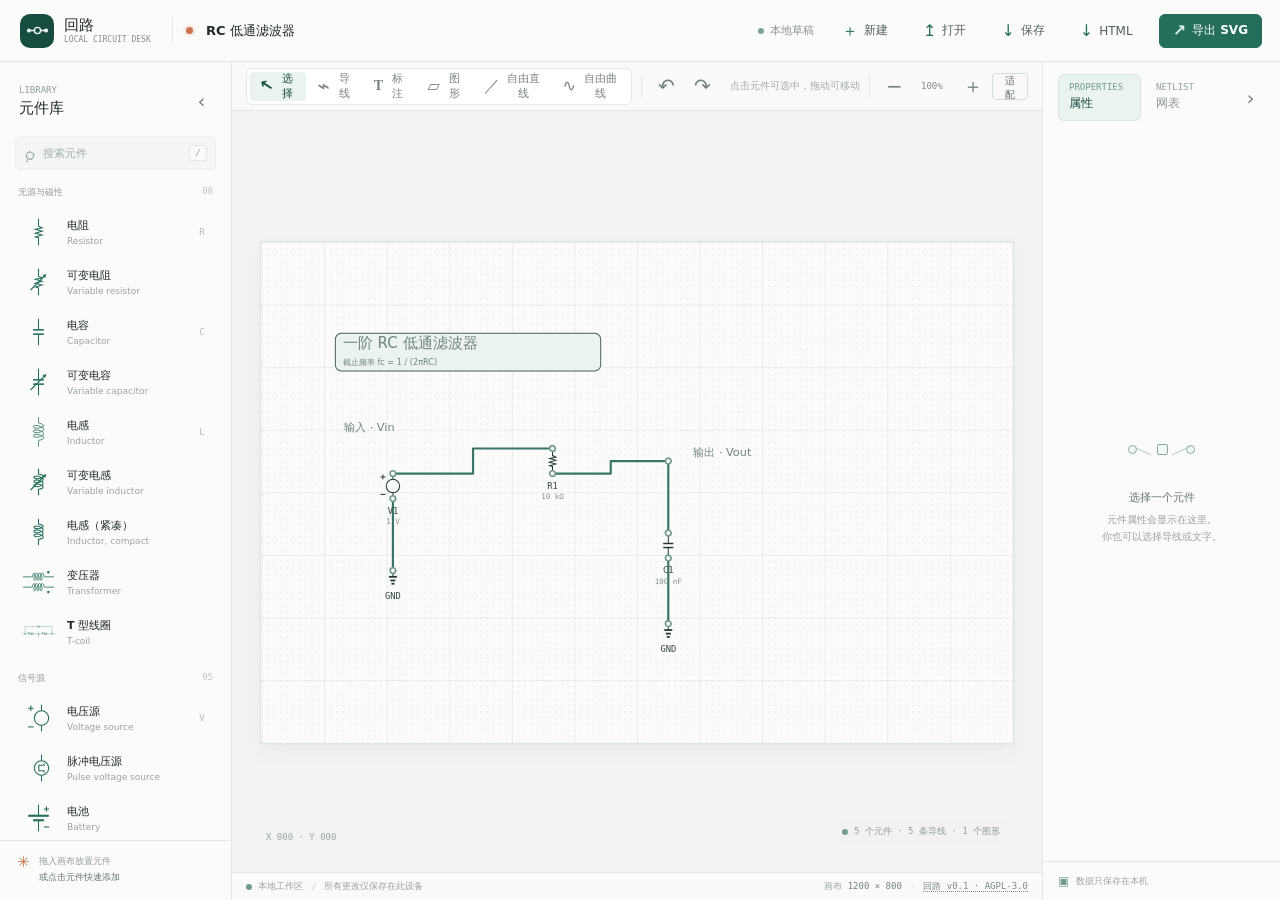
<file: index.html>
<!doctype html>
<!--
  回路 · 电路绘图 (Huilu Circuit Canvas)
  Copyright (C) 2026 回路 contributors
  SPDX-License-Identifier: AGPL-3.0-only

  This program is free software: you can redistribute it and/or modify it under
  the terms of the GNU Affero General Public License as published by the Free
  Software Foundation, version 3 of the License. It is distributed in the hope
  that it will be useful, but WITHOUT ANY WARRANTY. See the LICENSE file.
-->
<html lang="zh-CN">
<head>
  <meta charset="utf-8">
  <meta name="viewport" content="width=device-width, initial-scale=1">
  <meta name="theme-color" content="#f2f4f1">
  <title>回路 · 电路绘图</title>
  <link rel="stylesheet" href="./styles.css">
  <script defer src="./symbols.generated.js"></script>
  <script defer src="./app.js"></script>
</head>
<body>
  <div class="app-shell">
    <header class="topbar">
      <a class="brand" href="#" aria-label="回路首页">
        <span class="brand-mark"><svg viewBox="0 0 32 32" aria-hidden="true"><path d="M5 16h7m8 0h7M12 16a4 4 0 1 0 8 0 4 4 0 1 0-8 0Z"/><circle cx="5" cy="16" r="1.7"/><circle cx="27" cy="16" r="1.7"/></svg></span>
        <span class="brand-copy"><strong>回路</strong><small>LOCAL CIRCUIT DESK</small></span>
      </a>
      <span class="top-divider"></span>
      <div class="document-title"><span class="live-dot"></span><input id="project-name" aria-label="项目名称" value="RC 低通滤波器"></div>
      <div class="top-spacer"></div>
      <div class="save-state" id="save-state"><span class="save-indicator"></span><span>本地草稿</span></div>
      <button class="top-action" id="toggle-ucie-reference" title="显示或隐藏残余几何（未被拆成对象的线条）" aria-pressed="true" hidden><span class="button-icon">◉</span><span>隐藏残余几何</span></button>
      <button class="top-action" id="new-project" title="新建空白图纸"><span class="button-icon">＋</span><span>新建</span></button>
      <button class="top-action" id="open-project" title="打开本地项目 JSON"><span class="button-icon">↥</span><span>打开</span></button>
      <button class="top-action" id="save-project" title="保存项目 JSON"><span class="button-icon">↓</span><span>保存</span></button>
      <button class="top-action" id="save-html" title="下载当前独立画布 HTML" hidden><span class="button-icon">↓</span><span>HTML</span></button>
      <button class="export-action" id="export-svg"><span class="button-icon">↗</span><span>导出 SVG</span></button>
      <input id="file-input" type="file" accept=".json,.circuit,application/json" hidden>
    </header>

    <div class="workspace">
      <aside class="library-panel">
        <div class="panel-heading"><div><span class="eyebrow">LIBRARY</span><h1>元件库</h1></div><button class="icon-button" id="collapse-library" title="收起元件库" aria-label="收起元件库">‹</button></div>
        <label class="search-box"><span aria-hidden="true">⌕</span><input id="part-search" type="search" placeholder="搜索元件" autocomplete="off"><kbd>/</kbd></label>
        <div class="library-scroll">
          <section class="part-group" data-group="无源与磁性"><div class="group-title">无源与磁性 <span>08</span></div>
            <button class="part-button" draggable="true" data-type="resistor"><span class="part-icon"><svg viewBox="0 0 42 24"><path d="M2 12h6l4-7 6 14 6-14 6 14 4-7h6"/></svg></span><span><strong>电阻</strong><small>Resistor</small></span><kbd>R</kbd></button>
            <button class="part-button" draggable="true" data-type="variable-resistor"><span class="part-icon"><svg viewBox="0 0 42 24"><path d="M2 12h6l4-7 6 14 6-14 6 14 4-7h6M15 3l12 17m-6-1h6v-6"/></svg></span><span><strong>可变电阻</strong><small>Variable resistor</small></span></button>
            <button class="part-button" draggable="true" data-type="capacitor"><span class="part-icon"><svg viewBox="0 0 42 24"><path d="M2 12h14m0-8v16m10-16v16m0-8h14"/></svg></span><span><strong>电容</strong><small>Capacitor</small></span><kbd>C</kbd></button>
            <button class="part-button" draggable="true" data-type="variable-capacitor"><span class="part-icon"><svg viewBox="0 0 42 24"><path d="M3 12h12m0-7v14m11-14v14m0-7h13M11 20l18-18m-5 0h5v5"/></svg></span><span><strong>可变电容</strong><small>Variable capacitor</small></span></button>
            <button class="part-button" draggable="true" data-type="inductor"><span class="part-icon"><svg viewBox="0 0 42 24"><path d="M2 12h4c0-11 9-11 9 0s9 11 9 0 9-11 9 0h5"/></svg></span><span><strong>电感</strong><small>Inductor</small></span><kbd>L</kbd></button>
            <button class="part-button" draggable="true" data-type="variable-inductor"><span class="part-icon"><svg viewBox="0 0 42 24"><path d="M2 15h4c0-11 9-11 9 0s9 11 9 0 9-11 9 0h5M12 13l16-12m-6 0h6v6"/></svg></span><span><strong>可变电感</strong><small>Variable inductor</small></span></button>
            <button class="part-button" draggable="true" data-type="inductor-compact"><span class="part-icon"></span><span><strong>电感（紧凑）</strong><small>Inductor, compact</small></span></button>
            <button class="part-button" draggable="true" data-type="transformer"><span class="part-icon"><svg viewBox="0 0 42 24"><path d="M2 6h7m0 12H2m31-12h7m-7 12h7m-14-15v18m-2-15c-6 0-6 4 0 4s6 4 0 4 0 4 0 4m4-12c6 0 6 4 0 4s-6 4 0 4-0 4 0 4"/></svg></span><span><strong>变压器</strong><small>Transformer</small></span></button>
            <button class="part-button" draggable="true" data-type="tcoil"><span class="part-icon"><svg viewBox="0 0 42 24"><path d="M2 7h4c0-7 7-7 7 0s7 7 7 0h2m-5 0v12m2-4h5m0-5h2m0-3h4c0-7 7-7 7 0s7 7 7 0h1"/></svg></span><span><strong>T 型线圈</strong><small>T-coil</small></span></button>
          </section>
          <section class="part-group" data-group="信号源"><div class="group-title">信号源 <span>05</span></div>
            <button class="part-button" draggable="true" data-type="voltage"><span class="part-icon circle-icon"><span>＋<i>−</i></span></span><span><strong>电压源</strong><small>Voltage source</small></span><kbd>V</kbd></button>
            <button class="part-button" draggable="true" data-type="pulse-voltage"><span class="part-icon circle-icon"><span>⌁</span></span><span><strong>脉冲电压源</strong><small>Pulse voltage source</small></span></button>
            <button class="part-button" draggable="true" data-type="battery"><span class="part-icon"><svg viewBox="0 0 42 24"><path d="M21 1v6m0 10v6M12 7h18m-13 10h8"/></svg></span><span><strong>电池</strong><small>Battery</small></span></button>
            <button class="part-button" draggable="true" data-type="digital-clock"><span class="part-icon"><svg viewBox="0 0 42 24"><path d="M21 1v4m0 14v4M8 5h26v14H8zM11 14h4V9h5v5h5V9h5"/></svg></span><span><strong>数字时钟</strong><small>Digital clock</small></span></button>
            <button class="part-button" draggable="true" data-type="current"><span class="part-icon circle-icon"><span>↑</span></span><span><strong>电流源</strong><small>Current source</small></span><kbd>I</kbd></button>
          </section>
          <section class="part-group" data-group="半导体与开关"><div class="group-title">半导体与开关 <span>13</span></div>
            <button class="part-button" draggable="true" data-type="diode"><span class="part-icon"><svg viewBox="0 0 42 24"><path d="M2 12h12m14 0h12M14 4v16l14-8-14-8Zm14-8v16"/></svg></span><span><strong>二极管</strong><small>Diode</small></span><kbd>D</kbd></button>
            <button class="part-button" draggable="true" data-type="zener-diode"><span class="part-icon"><svg viewBox="0 0 42 24"><path d="M2 12h12m14 0h12M14 4v16l14-8-14-8Zm14-8v13m0 3-4 4m4-4h5"/></svg></span><span><strong>齐纳二极管</strong><small>Zener diode</small></span></button>
            <button class="part-button" draggable="true" data-type="nmos"><span class="part-icon"><svg viewBox="0 0 42 24"><path d="M3 12h10m6-9v18m4-15v12m0-6h12m-8-6v-6m0 18v6"/></svg></span><span><strong>NMOS</strong><small>N-channel MOSFET</small></span><kbd>M</kbd></button>
            <button class="part-button" draggable="true" data-type="pmos"><span class="part-icon"><svg viewBox="0 0 42 24"><path d="M3 12h10m6-9v18m4-15v12m0-6h12m-8-6v-6m0 18v6"/><circle cx="20" cy="12" r="2.5"/></svg></span><span><strong>PMOS</strong><small>P-channel MOSFET</small></span><kbd>P</kbd></button>
            <button class="part-button" draggable="true" data-type="nmos-bulk"><span class="part-icon"><svg viewBox="0 0 42 24"><path d="M2 12h10m5-9v18m8-15v12m0-6h12m-8-6v-6m0 18v6m-12-1v6"/></svg></span><span><strong>四端 NMOS</strong><small>NMOS with bulk</small></span></button>
            <button class="part-button" draggable="true" data-type="pmos-bulk"><span class="part-icon"><svg viewBox="0 0 42 24"><path d="M2 12h10m5-9v18m8-15v12m0-6h12m-8-6v-6m0 18v6m-12-1v6"/><circle cx="18" cy="12" r="2"/></svg></span><span><strong>四端 PMOS</strong><small>PMOS with bulk</small></span></button>
            <button class="part-button" draggable="true" data-type="nmos-depletion"><span class="part-icon"><svg viewBox="0 0 42 24"><path d="M2 12h10m5-9v18m5-15v12m3-12v12m0-6h12m-8-6v-6m0 18v6"/></svg></span><span><strong>耗尽型 NMOS</strong><small>Depletion NMOS</small></span></button>
            <button class="part-button" draggable="true" data-type="pmos-depletion"><span class="part-icon"><svg viewBox="0 0 42 24"><path d="M2 12h10m5-9v18m5-15v12m3-12v12m0-6h12m-8-6v-6m0 18v6"/><circle cx="18" cy="12" r="2"/></svg></span><span><strong>耗尽型 PMOS</strong><small>Depletion PMOS</small></span></button>
            <button class="part-button" draggable="true" data-type="npn"><span class="part-icon"><svg viewBox="0 0 42 24"><path d="M2 12h14m0-8v16m2-14 12-6m-12 14 12 6m-6-3 6 3v-6"/></svg></span><span><strong>NPN 三极管</strong><small>NPN BJT</small></span><kbd>Q</kbd></button>
            <button class="part-button" draggable="true" data-type="pnp"><span class="part-icon"><svg viewBox="0 0 42 24"><path d="M2 12h14m0-8v16m2-14 12-6m-12 14 12 6m-6-3 6 3v-6"/></svg></span><span><strong>PNP 三极管</strong><small>PNP BJT</small></span><kbd>B</kbd></button>
            <button class="part-button" draggable="true" data-type="ideal-switch"><span class="part-icon"><svg viewBox="0 0 42 24"><path d="M2 12h11m14 0h13m-27 0 12-8"/><circle cx="13" cy="12" r="2"/><circle cx="27" cy="12" r="2"/></svg></span><span><strong>理想开关</strong><small>Ideal switch</small></span></button>
            <button class="part-button" draggable="true" data-type="closed-switch"><span class="part-icon"><svg viewBox="0 0 42 24"><path d="M2 12h11l14 0h13"/><circle cx="13" cy="12" r="2"/><circle cx="27" cy="12" r="2"/></svg></span><span><strong>闭合开关</strong><small>Closed switch</small></span></button>
            <button class="part-button" draggable="true" data-type="controlled-switch"><span class="part-icon"><svg viewBox="0 0 42 24"><path d="M27 1v5m0 12v5M2 7h10m-10 10h10m5-15 10 5v10l-10 5z"/></svg></span><span><strong>受控开关</strong><small>Controlled switch</small></span></button>
            <button class="part-button" draggable="true" data-type="externally-controlled-switch"><span class="part-icon"></span><span><strong>外部受控开关</strong><small>Externally controlled switch</small></span></button>
            <button class="part-button" draggable="true" data-type="ndmos"><span class="part-icon"></span><span><strong>高压 NMOS (DMOS)</strong><small>High-voltage NMOS</small></span></button>
            <button class="part-button" draggable="true" data-type="pdmos"><span class="part-icon"></span><span><strong>高压 PMOS (DMOS)</strong><small>High-voltage PMOS</small></span></button>
            <button class="part-button" draggable="true" data-type="voltage-controlled-switch"><span class="part-icon"></span><span><strong>压控开关</strong><small>Voltage-controlled switch</small></span></button>
            <button class="part-button" draggable="true" data-type="simple-switch"><span class="part-icon"></span><span><strong>单刀开关</strong><small>Simple switch</small></span></button>
            <button class="part-button" draggable="true" data-type="spdt-switch"><span class="part-icon"></span><span><strong>单刀双掷开关</strong><small>SPDT switch</small></span></button>
          </section>
          <section class="part-group" data-group="受控源"><div class="group-title">受控源 <span>04</span></div>
            <button class="part-button" draggable="true" data-type="vcvs"><span class="part-icon"></span><span><strong>压控电压源</strong><small>VCVS</small></span></button>
            <button class="part-button" draggable="true" data-type="vccs"><span class="part-icon"></span><span><strong>压控电流源</strong><small>VCCS</small></span></button>
            <button class="part-button" draggable="true" data-type="ccvs"><span class="part-icon"></span><span><strong>流控电压源</strong><small>CCVS</small></span></button>
            <button class="part-button" draggable="true" data-type="cccs"><span class="part-icon"></span><span><strong>流控电流源</strong><small>CCCS</small></span></button>
          </section>
          <section class="part-group" data-group="模拟模块"><div class="group-title">模拟模块 <span>07</span></div>
            <button class="part-button" draggable="true" data-type="opamp"><span class="part-icon"><svg viewBox="0 0 42 24"><path d="M8 2 31 12 8 22zM2 7h6m-6 10h6m23-5h9"/></svg></span><span><strong>运算放大器</strong><small>Op amp</small></span></button>
            <button class="part-button" draggable="true" data-type="voltage-amp"><span class="part-icon"><svg viewBox="0 0 42 24"><path d="M8 2 31 12 8 22zM2 7h6m-6 10h6m23-5h9M12 8h4m-2-2v4m-2 5h4"/></svg></span><span><strong>电压放大器</strong><small>Voltage amp</small></span></button>
            <button class="part-button" draggable="true" data-type="fd-amp"><span class="part-icon"><svg viewBox="0 0 42 24"><path d="M8 2 31 12 8 22zM2 7h6m-6 10h6m23-5h8m-8 4h8"/></svg></span><span><strong>全差分放大器</strong><small>Fully differential amp</small></span></button>
            <button class="part-button" draggable="true" data-type="comparator"><span class="part-icon"><svg viewBox="0 0 42 24"><path d="M8 2 31 12 8 22zM2 7h6m-6 10h6m23-5h9m-20-7h4m-2-2v4"/></svg></span><span><strong>比较器</strong><small>Comparator</small></span></button>
            <button class="part-button" draggable="true" data-type="comparator-unmarked"><span class="part-icon"><svg viewBox="0 0 42 24"><path d="M8 2 31 12 8 22zM2 7h6m-6 10h6m23-5h9"/></svg></span><span><strong>无极性比较器</strong><small>Unmarked comparator</small></span></button>
            <button class="part-button" draggable="true" data-type="comparator-inputs-swapped"><span class="part-icon"></span><span><strong>比较器 · 输入反转</strong><small>Comparator, inputs swapped</small></span></button>
            <button class="part-button" draggable="true" data-type="opamp-wide"><span class="part-icon"></span><span><strong>宽间距运放</strong><small>Op amp · wide</small></span></button>
            <button class="part-button" draggable="true" data-type="opamp-lettered"><span class="part-icon"></span><span><strong>带标注运放</strong><small>Op amp · lettered</small></span></button>
            <button class="part-button" draggable="true" data-type="opamp-inputs-swapped"><span class="part-icon"></span><span><strong>运放 · 输入反转</strong><small>Op amp · inputs swapped</small></span></button>
            <button class="part-button" draggable="true" data-type="transconductance"><span class="part-icon"><svg viewBox="0 0 42 24"><path d="M8 2 31 12 8 22zM2 7h6m-6 10h6m23-5h9"/><text x="14" y="14" font-size="7" fill="currentColor">gm</text></svg></span><span><strong>跨导放大器</strong><small>Transconductance</small></span></button>
            <button class="part-button" draggable="true" data-type="differential-transconductance"><span class="part-icon"><svg viewBox="0 0 42 24"><path d="M8 2 31 12 8 22zM2 7h6m-6 10h6m23-7h8m-8 4h8"/><text x="14" y="14" font-size="7" fill="currentColor">gm</text></svg></span><span><strong>差分跨导放大器</strong><small>Differential gm</small></span></button>
            <button class="part-button" draggable="true" data-type="differential-transconductance-inputs-swapped"><span class="part-icon"></span><span><strong>差分跨导 · 输入反转</strong><small>Differential gm, swapped</small></span></button>
            <button class="part-button" draggable="true" data-type="comparator-unmarked-inputs-swapped"><span class="part-icon"></span><span><strong>无极性比较器 · 输入反转</strong><small>Unmarked comparator, swapped</small></span></button>
            <button class="part-button" draggable="true" data-type="voltage-amplifier-lettered"><span class="part-icon"></span><span><strong>电压放大器 · 带标注</strong><small>Voltage amp, lettered</small></span></button>
          </section>
          <section class="part-group" data-group="运放家族"><div class="group-title">运放家族 <span>20</span></div>
            <button class="part-button" draggable="true" data-type="opamp-wide-lettered"><span class="part-icon"></span><span><strong>宽体运放 · 标注</strong><small>Wide, lettered</small></span></button>
            <button class="part-button" draggable="true" data-type="opamp-wide-inputs-swapped"><span class="part-icon"></span><span><strong>宽体运放 · 输入反转</strong><small>Wide, inputs swapped</small></span></button>
            <button class="part-button" draggable="true" data-type="opamp-lettered-inputs-swapped"><span class="part-icon"></span><span><strong>运放 · 标注＋输入反转</strong><small>Lettered, inputs swapped</small></span></button>
            <button class="part-button" draggable="true" data-type="opamp-wide-lettered-inputs-swapped"><span class="part-icon"></span><span><strong>宽体运放 · 标注＋输入反转</strong><small>Wide, lettered, swapped</small></span></button>
            <button class="part-button" draggable="true" data-type="opamp-differential"><span class="part-icon"></span><span><strong>差分运放</strong><small>Differential</small></span></button>
            <button class="part-button" draggable="true" data-type="opamp-differential-wide"><span class="part-icon"></span><span><strong>差分运放 · 宽体</strong><small>Differential, wide</small></span></button>
            <button class="part-button" draggable="true" data-type="opamp-differential-crossed"><span class="part-icon"></span><span><strong>差分运放 · 输出交叉</strong><small>Differential, crossed</small></span></button>
            <button class="part-button" draggable="true" data-type="opamp-differential-wide-crossed"><span class="part-icon"></span><span><strong>差分运放 · 宽体＋交叉</strong><small>Differential, wide, crossed</small></span></button>
            <button class="part-button" draggable="true" data-type="opamp-differential-lettered"><span class="part-icon"></span><span><strong>差分运放 · 标注</strong><small>Differential, lettered</small></span></button>
            <button class="part-button" draggable="true" data-type="opamp-differential-wide-lettered"><span class="part-icon"></span><span><strong>差分运放 · 宽体＋标注</strong><small>Differential, wide, lettered</small></span></button>
            <button class="part-button" draggable="true" data-type="opamp-differential-crossed-lettered"><span class="part-icon"></span><span><strong>差分运放 · 交叉＋标注</strong><small>Differential, crossed, lettered</small></span></button>
            <button class="part-button" draggable="true" data-type="opamp-differential-wide-crossed-lettered"><span class="part-icon"></span><span><strong>差分运放 · 全组合</strong><small>Wide, crossed, lettered</small></span></button>
            <button class="part-button" draggable="true" data-type="opamp-differential-inputs-swapped"><span class="part-icon"></span><span><strong>差分运放 · 输入反转</strong><small>Differential, swapped</small></span></button>
            <button class="part-button" draggable="true" data-type="opamp-differential-wide-inputs-swapped"><span class="part-icon"></span><span><strong>差分运放 · 宽体＋输入反转</strong><small>Differential, wide, swapped</small></span></button>
            <button class="part-button" draggable="true" data-type="opamp-differential-crossed-inputs-swapped"><span class="part-icon"></span><span><strong>差分运放 · 交叉＋输入反转</strong><small>Differential, crossed, swapped</small></span></button>
            <button class="part-button" draggable="true" data-type="opamp-differential-wide-crossed-inputs-swapped"><span class="part-icon"></span><span><strong>差分运放 · 宽体＋交叉＋反转</strong><small>Wide, crossed, swapped</small></span></button>
            <button class="part-button" draggable="true" data-type="opamp-differential-lettered-inputs-swapped"><span class="part-icon"></span><span><strong>差分运放 · 标注＋输入反转</strong><small>Differential, lettered, swapped</small></span></button>
            <button class="part-button" draggable="true" data-type="opamp-differential-wide-lettered-inputs-swapped"><span class="part-icon"></span><span><strong>差分运放 · 宽体＋标注＋反转</strong><small>Differential, wide, lettered, swapped</small></span></button>
            <button class="part-button" draggable="true" data-type="opamp-differential-crossed-lettered-inputs-swapped"><span class="part-icon"></span><span><strong>差分运放 · 交叉＋标注＋反转</strong><small>Differential, crossed, lettered, swapped</small></span></button>
            <button class="part-button" draggable="true" data-type="opamp-differential-wide-crossed-lettered-inputs-swapped"><span class="part-icon"></span><span><strong>差分运放 · 全组合＋反转</strong><small>Wide, crossed, lettered, swapped</small></span></button>
          </section>
          <section class="part-group" data-group="数字逻辑"><div class="group-title">数字逻辑 <span>11</span></div>
            <button class="part-button" draggable="true" data-type="dff"><span class="part-icon"><svg viewBox="0 0 42 24"><path d="M10 3h22v18H10zM2 8h8m-8 8h8m22-8h8m-8 8h8m-22-3 4 3-4 3"/></svg></span><span><strong>D 触发器</strong><small>D Flip-Flop</small></span><kbd>F</kbd></button>
            <button class="part-button" draggable="true" data-type="xor"><span class="part-icon"><svg viewBox="0 0 42 24"><path d="M3 2q9 10 0 20M8 2h9a10 10 0 0 1 0 20H8M2 7h8M2 17h8m17-5h12"/></svg></span><span><strong>异或门</strong><small>XOR gate</small></span><kbd>X</kbd></button>
            <button class="part-button" draggable="true" data-type="and"><span class="part-icon"><svg viewBox="0 0 42 24"><path d="M7 2h9a10 10 0 0 1 0 20H7zM2 7h5M2 17h5m19-5h12"/></svg></span><span><strong>与门</strong><small>AND gate</small></span><kbd>A</kbd></button>
            <button class="part-button" draggable="true" data-type="or"><span class="part-icon"><svg viewBox="0 0 42 24"><path d="M7 2q9 0 22 10Q16 22 7 22q8-10 0-20zM2 7h6M2 17h6m21-5h10"/></svg></span><span><strong>或门</strong><small>OR gate</small></span><kbd>O</kbd></button>
            <button class="part-button" draggable="true" data-type="nand"><span class="part-icon"><svg viewBox="0 0 42 24"><path d="M5 2h9a10 10 0 0 1 0 20H5zM1 7h4M1 17h4m23-5h4m8 0h2"/><circle cx="34" cy="12" r="3"/></svg></span><span><strong>与非门</strong><small>NAND gate</small></span><kbd>N</kbd></button>
            <button class="part-button" draggable="true" data-type="nor"><span class="part-icon"><svg viewBox="0 0 42 24"><path d="M7 2q9 0 22 10Q16 22 7 22q8-10 0-20zM2 7h6M2 17h6m27-5h2"/><circle cx="34" cy="12" r="3"/></svg></span><span><strong>或非门</strong><small>NOR gate</small></span><kbd>Z</kbd></button>
            <button class="part-button" draggable="true" data-type="not"><span class="part-icon"><svg viewBox="0 0 42 24"><path d="M2 12h6m0-9 20 9-20 9zM34 12h6"/><circle cx="31" cy="12" r="3"/></svg></span><span><strong>非门</strong><small>Inverter</small></span><kbd>!</kbd></button>
            <button class="part-button" draggable="true" data-type="xnor"><span class="part-icon"><svg viewBox="0 0 42 24"><path d="M3 2q9 10 0 20M8 2h9a10 10 0 0 1 0 20H8M2 7h8M2 17h8m17-5h3m6 0h4"/><circle cx="32" cy="12" r="3"/></svg></span><span><strong>同或门</strong><small>XNOR gate</small></span></button>
            <button class="part-button" draggable="true" data-type="buffer"><span class="part-icon"><svg viewBox="0 0 42 24"><path d="M8 2 29 12 8 22zM2 12h6m21 0h11"/></svg></span><span><strong>缓冲器</strong><small>Buffer</small></span></button>
            <button class="part-button" draggable="true" data-type="delay-cell"><span class="part-icon"><svg viewBox="0 0 42 24"><path d="M2 12h6m26 0h6M8 3h26v18H8z"/><text x="15" y="15" font-size="8" fill="currentColor">dt</text></svg></span><span><strong>延迟单元</strong><small>Delay cell</small></span></button>
            <button class="part-button" draggable="true" data-type="dff-reset"><span class="part-icon"><svg viewBox="0 0 42 24"><path d="M10 2h22v20H10zM2 5h8m-8 7h8m-8 7h8m22-12h8m-8 10h8m-22-7 4 2-4 2"/></svg></span><span><strong>带复位 D 触发器</strong><small>D Flip-Flop + reset</small></span></button>
            <button class="part-button" draggable="true" data-type="dff-q"><span class="part-icon"></span><span><strong>D 触发器 · 单输出</strong><small>D flip-flop, Q only</small></span></button>
            <button class="part-button" draggable="true" data-type="and-3"><span class="part-icon"></span><span><strong>与门 3 输入</strong><small>AND gate, 3-input</small></span></button>
            <button class="part-button" draggable="true" data-type="and-4"><span class="part-icon"></span><span><strong>与门 4 输入</strong><small>AND gate, 4-input</small></span></button>
            <button class="part-button" draggable="true" data-type="or-3"><span class="part-icon"></span><span><strong>或门 3 输入</strong><small>OR gate, 3-input</small></span></button>
            <button class="part-button" draggable="true" data-type="or-4"><span class="part-icon"></span><span><strong>或门 4 输入</strong><small>OR gate, 4-input</small></span></button>
            <button class="part-button" draggable="true" data-type="nand-3"><span class="part-icon"></span><span><strong>与非门 3 输入</strong><small>NAND gate, 3-input</small></span></button>
            <button class="part-button" draggable="true" data-type="nand-4"><span class="part-icon"></span><span><strong>与非门 4 输入</strong><small>NAND gate, 4-input</small></span></button>
            <button class="part-button" draggable="true" data-type="nor-3"><span class="part-icon"></span><span><strong>或非门 3 输入</strong><small>NOR gate, 3-input</small></span></button>
            <button class="part-button" draggable="true" data-type="nor-4"><span class="part-icon"></span><span><strong>或非门 4 输入</strong><small>NOR gate, 4-input</small></span></button>
            <button class="part-button" draggable="true" data-type="xor-3"><span class="part-icon"></span><span><strong>异或门 3 输入</strong><small>XOR gate, 3-input</small></span></button>
            <button class="part-button" draggable="true" data-type="xor-4"><span class="part-icon"></span><span><strong>异或门 4 输入</strong><small>XOR gate, 4-input</small></span></button>
            <button class="part-button" draggable="true" data-type="xnor-3"><span class="part-icon"></span><span><strong>同或门 3 输入</strong><small>XNOR gate, 3-input</small></span></button>
            <button class="part-button" draggable="true" data-type="xnor-4"><span class="part-icon"></span><span><strong>同或门 4 输入</strong><small>XNOR gate, 4-input</small></span></button>
          </section>
          <section class="part-group" data-group="行为级模块"><div class="group-title">行为级模块 <span>08</span></div>
            <button class="part-button" draggable="true" data-type="adder"><span class="part-icon"></span><span><strong>加法器</strong><small>Adder</small></span></button>
            <button class="part-button" draggable="true" data-type="multiplier"><span class="part-icon"></span><span><strong>乘法器</strong><small>Multiplier</small></span></button>
            <button class="part-button" draggable="true" data-type="integrator"><span class="part-icon"></span><span><strong>积分器</strong><small>Integrator</small></span></button>
            <button class="part-button" draggable="true" data-type="unit-delay"><span class="part-icon"></span><span><strong>单位延迟</strong><small>Unit delay</small></span></button>
            <button class="part-button" draggable="true" data-type="dt-integrator"><span class="part-icon"></span><span><strong>离散时间积分器</strong><small>Discrete-time integrator</small></span></button>
            <button class="part-button" draggable="true" data-type="quantizer"><span class="part-icon"></span><span><strong>量化器</strong><small>Quantizer</small></span></button>
            <button class="part-button" draggable="true" data-type="adc"><span class="part-icon"></span><span><strong>模数转换器</strong><small>ADC</small></span></button>
            <button class="part-button" draggable="true" data-type="dac"><span class="part-icon"></span><span><strong>数模转换器</strong><small>DAC</small></span></button>
          </section>
          <section class="part-group" data-group="端口与标注"><div class="group-title">端口与标注 <span>05</span></div>
            <button class="part-button" draggable="true" data-type="port"><span class="part-icon"><svg viewBox="0 0 42 24"><path d="M2 12h10"/><circle cx="22" cy="12" r="10"/><text x="18" y="15" font-size="8" fill="currentColor">P</text></svg></span><span><strong>端口</strong><small>Port</small></span></button>
            <button class="part-button" draggable="true" data-type="port-filled"><span class="part-icon"><svg viewBox="0 0 42 24"><path d="M2 12h10"/><circle cx="22" cy="12" r="10" fill="currentColor"/><text x="18" y="15" font-size="8" fill="#fff">P</text></svg></span><span><strong>实心端口</strong><small>Filled port</small></span></button>
            <button class="part-button" draggable="true" data-type="vdd-port"><span class="part-icon"></span><span><strong>电源端口</strong><small>VDD port</small></span></button>
            <button class="part-button" draggable="true" data-type="ground"><span class="part-icon ground-icon"><svg viewBox="0 0 42 24"><path d="M21 2v8m-11 0h22m-18 5h14m-10 5h6"/></svg></span><span><strong>接地</strong><small>Ground</small></span><kbd>G</kbd></button>
            <button class="part-button" draggable="true" data-type="junction"><span class="part-icon"><svg viewBox="0 0 42 24"><path d="M2 12h16m6 0h16"/><circle cx="21" cy="12" r="4.5" fill="currentColor"/></svg></span><span><strong>连接点</strong><small>Junction · T 型三通</small></span><kbd>J</kbd></button>
            <button class="part-button" data-tool="text"><span class="part-icon text-icon">T</span><span><strong>文字标注</strong><small>Annotation</small></span><kbd>T</kbd></button>
          </section>
          <section class="part-group" data-group="函数曲线与波形"><div class="group-title">函数曲线与波形 <span>05</span></div>
            <button class="part-button" draggable="true" data-type="math-curve"><span class="part-icon"></span><span><strong>函数曲线</strong><small>Function curve · sin / exp / 方波…</small></span></button>
            <button class="part-button" draggable="true" data-type="prob-curve"><span class="part-icon"></span><span><strong>概率分布</strong><small>Distribution · 正态 / 指数 / 泊松…</small></span></button>
            <button class="part-button" draggable="true" data-type="digital-wave-clock"><span class="part-icon"></span><span><strong>时钟波形</strong><small>Clock · 周期与占空比可调</small></span></button>
            <button class="part-button" draggable="true" data-type="digital-wave-signal"><span class="part-icon"></span><span><strong>数据波形</strong><small>Data · 序列可填 1011</small></span></button>
            <button class="part-button" draggable="true" data-type="digital-wave-bus"><span class="part-icon"></span><span><strong>总线波形</strong><small>Bus · 分组标签 D0 D1 D2</small></span></button>
          </section>
          <section class="part-group" data-group="标尺与可变形状"><div class="group-title">标尺与可变形状 <span>04</span></div>
            <button class="part-button" draggable="true" data-type="ruler"><span class="part-icon"></span><span><strong>标尺</strong><small>Ruler · 尺寸随长度与比例</small></span></button>
            <button class="part-button" draggable="true" data-type="rect-block"><span class="part-icon"></span><span><strong>可调矩形</strong><small>Rectangle with W/H fields</small></span></button>
            <button class="part-button" draggable="true" data-type="variable-octagon"><span class="part-icon"></span><span><strong>可变八边形</strong><small>Octagon · diameter and label</small></span></button>
            <button class="part-button" draggable="true" data-type="variable-circle"><span class="part-icon"></span><span><strong>可变圆形</strong><small>Circle · diameter and label</small></span></button>
          </section>
          <section class="part-group" data-group="图形与标注"><div class="group-title">图形与标注 <span>19</span></div>
            <button class="part-button shape-part" data-shape="rectangle"><span class="part-icon"></span><span><strong>矩形</strong><small>Rectangle</small></span></button>
            <button class="part-button shape-part" data-shape="rounded-rect"><span class="part-icon"></span><span><strong>圆角矩形</strong><small>Rounded rectangle</small></span></button>
            <button class="part-button shape-part" data-shape="dashed-rect"><span class="part-icon"></span><span><strong>虚线框</strong><small>Dashed frame</small></span></button>
            <button class="part-button shape-part" data-shape="ellipse"><span class="part-icon"></span><span><strong>椭圆 / 圆</strong><small>Ellipse / circle</small></span></button>
            <button class="part-button shape-part" data-shape="triangle"><span class="part-icon"></span><span><strong>三角形</strong><small>Triangle</small></span></button>
            <button class="part-button shape-part" data-shape="right-triangle"><span class="part-icon"></span><span><strong>直角三角形</strong><small>Right triangle</small></span></button>
            <button class="part-button shape-part" data-shape="diamond"><span class="part-icon"></span><span><strong>菱形</strong><small>Diamond</small></span></button>
            <button class="part-button shape-part" data-shape="parallelogram"><span class="part-icon"></span><span><strong>平行四边形</strong><small>Parallelogram</small></span></button>
            <button class="part-button shape-part" data-shape="trapezoid"><span class="part-icon"></span><span><strong>梯形</strong><small>Trapezoid</small></span></button>
            <button class="part-button shape-part" data-shape="pentagon"><span class="part-icon"></span><span><strong>五边形</strong><small>Pentagon</small></span></button>
            <button class="part-button shape-part" data-shape="hexagon"><span class="part-icon"></span><span><strong>六边形</strong><small>Hexagon</small></span></button>
            <button class="part-button shape-part" data-shape="octagon"><span class="part-icon"></span><span><strong>八边形</strong><small>Octagon</small></span></button>
            <button class="part-button shape-part" data-shape="star"><span class="part-icon"></span><span><strong>五角星</strong><small>Star</small></span></button>
            <button class="part-button shape-part" data-shape="cross"><span class="part-icon"></span><span><strong>十字</strong><small>Cross</small></span></button>
            <button class="part-button shape-part" data-shape="arrow"><span class="part-icon"></span><span><strong>箭头</strong><small>Arrow</small></span></button>
            <button class="part-button shape-part" data-shape="arrow-double"><span class="part-icon"></span><span><strong>双向箭头</strong><small>Double-headed arrow</small></span></button>
            <button class="part-button shape-part" data-shape="line"><span class="part-icon"></span><span><strong>直线</strong><small>Line</small></span></button>
            <button class="part-button shape-part" data-shape="free-line"><span class="part-icon"></span><span><strong>自由直线</strong><small>Free line</small></span></button>
            <button class="part-button shape-part" data-shape="free-curve"><span class="part-icon"></span><span><strong>自由曲线</strong><small>Free curve</small></span></button>
          </section>
        </div>
        <div class="library-tip"><span class="tip-star">✳</span><span>拖入画布放置元件<br><b>或点击元件快速添加</b></span></div>
      </aside>

      <main class="drawing-area">
        <div class="canvas-toolbar">
          <div class="tool-segment" role="toolbar" aria-label="绘图工具">
            <button class="tool-button active" data-tool="select" title="选择和移动 (Esc)"><span class="tool-glyph cursor-glyph">↖</span><span>选择</span></button>
            <button class="tool-button" data-tool="wire" title="连接两个引脚 (W)"><span class="tool-glyph wire-glyph">⌁</span><span>导线</span></button>
            <button class="tool-button" data-tool="text" title="添加文字标注 (T)"><span class="tool-glyph text-glyph">T</span><span>标注</span></button>
            <button class="tool-button" data-tool="shape" title="拖动绘制图形 (S)"><span class="tool-glyph shape-glyph">▱</span><span>图形</span></button>
            <button class="tool-button" data-tool="free-line" title="拖动绘制自由直线"><span class="tool-glyph shape-glyph">／</span><span>自由直线</span></button>
            <button class="tool-button" data-tool="free-curve" title="按住并拖动绘制自由曲线"><span class="tool-glyph shape-glyph">∿</span><span>自由曲线</span></button>
          </div>
          <span class="toolbar-rule"></span>
          <button class="icon-button" id="undo" title="撤销 (Ctrl+Z)" aria-label="撤销">↶</button>
          <button class="icon-button" id="redo" title="重做 (Ctrl+Shift+Z)" aria-label="重做">↷</button>
          <span class="toolbar-spacer"></span>
          <span class="canvas-hint" id="canvas-hint">点击元件可选中，拖动可移动</span>
          <span class="toolbar-rule"></span>
          <button class="icon-button" id="zoom-out" title="缩小" aria-label="缩小">−</button>
          <span class="zoom-value" id="zoom-value">100%</span>
          <button class="icon-button" id="zoom-in" title="放大" aria-label="放大">＋</button>
          <button class="fit-button" id="fit-view" title="适配画布">适配</button>
        </div>
        <div class="canvas-wrap" id="canvas-wrap">
          <div class="canvas-paper">
            <svg id="circuit-canvas" viewBox="0 0 1200 800" role="application" aria-label="电路绘图画布">
              <defs>
                <pattern id="minor-grid" width="10" height="10" patternUnits="userSpaceOnUse"><circle cx="1" cy="1" r="0.8" fill="#ccd4cf"/></pattern>
                <pattern id="major-grid" width="100" height="100" patternUnits="userSpaceOnUse"><rect width="100" height="100" fill="url(#minor-grid)"/><path d="M100 0H0V100" fill="none" stroke="#c6d0ca" stroke-width="1"/></pattern>
                <marker id="ucie-arrow" markerWidth="0.14" markerHeight="0.12" refX="0.12" refY="0.05" orient="auto" markerUnits="userSpaceOnUse"><path d="M 0 0 L 0.13 0.05 L 0 0.1 Z" fill="#263934"/></marker>
              </defs>
              <rect class="canvas-bg" x="0" y="0" width="1200" height="800" fill="url(#major-grid)"/>
              <g id="ucie-residual-layer" class="ucie-residual-layer" pointer-events="none"></g>
              <g id="shape-layer"></g>
              <g id="wire-layer"></g>
              <g id="text-layer"></g>
              <g id="component-layer"></g>
              <g id="interaction-layer"></g>
            </svg>
          </div>
          <div class="canvas-coordinates" id="coordinate-readout">X 000 · Y 000</div>
          <!-- 缩放后装不下时才出现，拖滑块/点轨道平移视图（与 viewBox 联动） -->
          <div class="hscroll" id="scrollbar-x" hidden><div class="hscroll-thumb" id="scrollbar-thumb-x"></div></div>
          <div class="hscroll vscroll" id="scrollbar-y" hidden><div class="hscroll-thumb" id="scrollbar-thumb-y"></div></div>
          <div class="canvas-status"><span class="status-pin"></span><span id="object-count">3 个元件 · 0 条导线</span></div>
          <div class="empty-canvas" id="empty-hint" hidden><span class="empty-spark">✳</span><strong>从元件库开始绘制</strong><span>拖入一个元件，或点击左侧元件快速放置</span><button id="load-example">放入 RC 示例电路</button></div>
        </div>
        <footer class="statusbar"><span><span class="status-dot"></span>本地工作区</span><span class="status-separator">/</span><span id="status-message">所有更改仅保存在此设备</span><span class="statusbar-spacer"></span><span>画布 <b>1200 × 800</b></span><span class="status-separator">·</span><button class="license-link" id="license-open" title="查看许可与声明">回路 v0.1 · AGPL-3.0</button></footer>
      </main>

      <aside class="inspector-panel" id="inspector-panel">
        <div class="panel-heading inspector-heading">
          <div class="inspector-tabs" role="tablist" aria-label="侧栏视图">
            <button type="button" class="inspector-tab active" id="tab-properties" role="tab" aria-selected="true" aria-controls="inspector-content" data-inspector-tab="properties"><span class="eyebrow">PROPERTIES</span>属性</button>
            <button type="button" class="inspector-tab" id="tab-netlist" role="tab" aria-selected="false" aria-controls="netlist-pane" data-inspector-tab="netlist"><span class="eyebrow">NETLIST</span>网表</button>
          </div>
          <button class="icon-button" id="collapse-inspector" title="收起侧栏" aria-label="收起侧栏">›</button>
        </div>
        <div class="inspector-content" id="inspector-content" role="tabpanel" aria-labelledby="tab-properties">
          <div class="selection-empty" id="selection-empty"><div class="selection-art"><span></span><span></span><span></span></div><strong>选择一个元件</strong><p>元件属性会显示在这里。<br>你也可以选择导线或文字。</p></div>
        </div>
        <div class="netlist-pane" id="netlist-pane" role="tabpanel" aria-labelledby="tab-netlist" hidden>
          <div class="netlist-head">
            <span class="netlist-badge">SPICE</span>
            <div class="netlist-actions">
              <button type="button" class="netlist-action" id="netlist-copy" title="复制网表到剪贴板"><span class="netlist-action-icon">⧉</span>复制</button>
              <button type="button" class="netlist-action" id="netlist-export" title="下载 .sp 网表文件"><span class="netlist-action-icon">↓</span>.sp</button>
            </div>
          </div>
          <pre class="netlist-code" id="netlist-code" tabindex="0" aria-label="SPICE 网表"></pre>
          <div class="netlist-note" id="netlist-note" aria-live="polite"></div>
          <p class="netlist-hint">网表由画布实时推导，可供阅读与仿真参考；器件模型、.subckt 定义与仿真卡需要你按工艺自行补上。</p>
        </div>
        <div class="inspector-bottom"><span class="local-lock">▣</span><span>数据只保存在本机</span></div>
      </aside>
    </div>
  </div>
  <div class="toast-region" id="toast-region" aria-live="polite"></div>
  <div class="license-overlay" id="license-overlay" hidden>
    <section class="license-card" role="dialog" aria-modal="true" aria-labelledby="license-title">
      <h3 id="license-title">许可与声明</h3>
      <p><strong>回路 · 电路绘图</strong> 版权所有 (C) 2026 回路 contributors，依 <strong>AGPL-3.0-only</strong> 发布。</p>
      <p>本程序是自由软件：你可以依据自由软件基金会发布的 GNU Affero 通用公共许可证（第 3 版）条款重新发布和/或修改它。</p>
      <p>本程序分发时希望其有用，但不提供任何担保，甚至不包含适销性或特定用途适用性的默示担保。详见 GNU Affero 通用公共许可证。</p>
      <p>你应已随本程序收到许可证副本；若没有，请见 &lt;https://www.gnu.org/licenses/&gt;。完整文本见项目目录下的 <code>LICENSE</code>。</p>
      <p class="license-attrib">元件坐标体系与分类参考 <a href="https://github.com/cascode-ai/analog-canvas" target="_blank" rel="noreferrer noopener">Analog Canvas</a>（© 2026 Zengchun Chen 与 Zhishuai Zhang，AGPL-3.0-only）；本项目符号路径为独立绘制。</p>
      <button class="license-close" id="license-close">关闭</button>
    </section>
  </div>
</body>
</html>
</file>
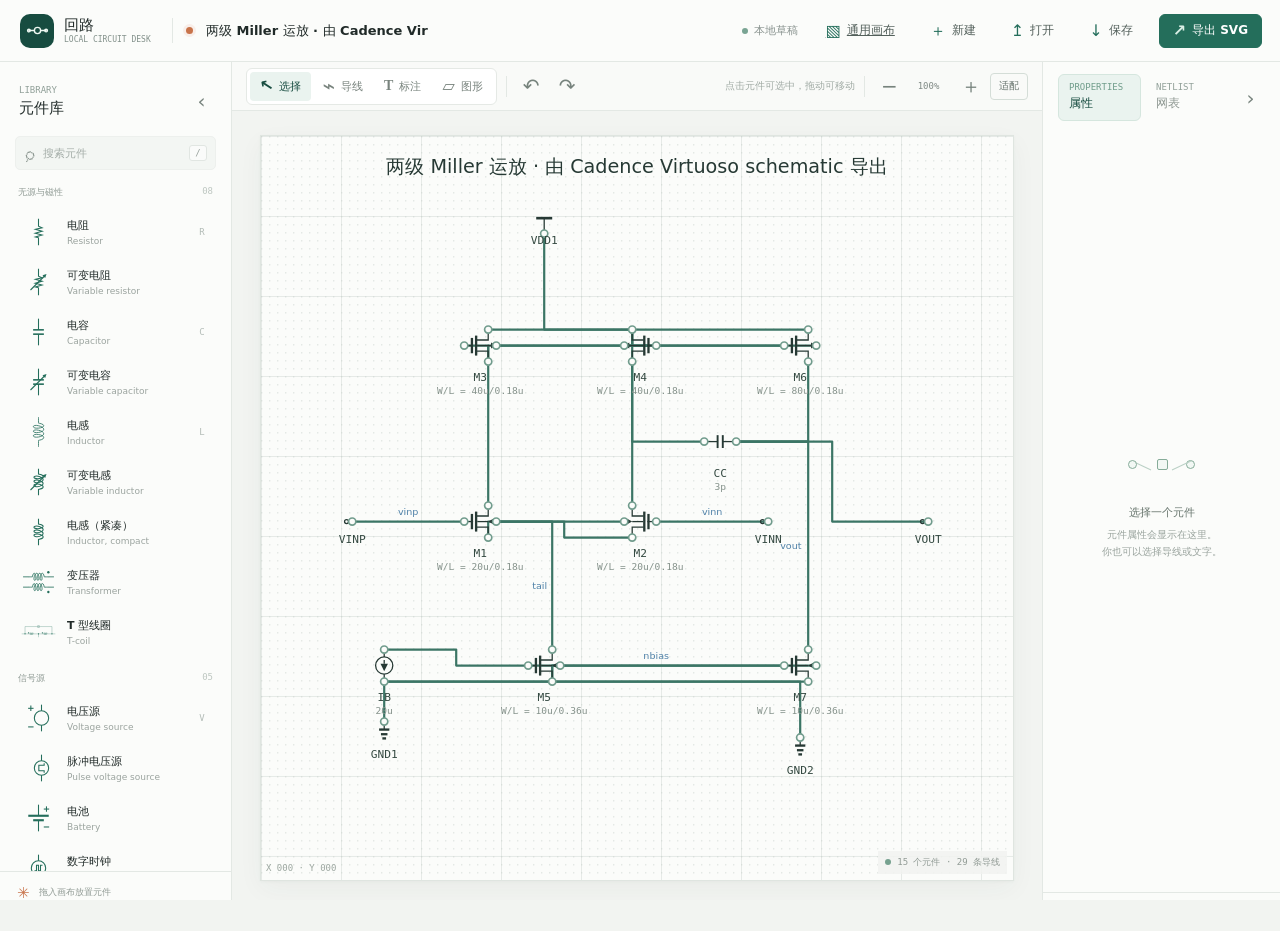
<file: miller_opamp.html>
<!--
  两级 Miller 运放 · 由 Cadence Virtuoso schematic 导出 —— 独立画布文件（single-file canvas）
  SPDX-License-Identifier: AGPL-3.0-only

  这张图纸的数据已内嵌在本文件里，可以单独拷到别的机器；
  运行期只依赖同目录下的公用库：styles.css / symbols.generated.js / app.js。
  要改图纸数据请在源工程里改，然后重新运行 tools/build-canvas-file.py 生成。
-->
<!doctype html>
<!--
  回路 · 电路绘图 (Huilu Circuit Canvas)
  Copyright (C) 2026 回路 contributors
  SPDX-License-Identifier: AGPL-3.0-only

  This program is free software: you can redistribute it and/or modify it under
  the terms of the GNU Affero General Public License as published by the Free
  Software Foundation, version 3 of the License. It is distributed in the hope
  that it will be useful, but WITHOUT ANY WARRANTY. See the LICENSE file.
-->
<html lang="zh-CN">
<head>
  <meta charset="utf-8">
  <meta name="viewport" content="width=device-width, initial-scale=1">
  <meta name="theme-color" content="#f2f4f1">
  <title>两级 Miller 运放 · 由 Cadence Virtuoso schematic 导出 · 回路</title>
  <link rel="stylesheet" href="./styles.css">
  <script defer src="./symbols.generated.js"></script>
  <!-- ↓↓↓ 本画布自带的数据（由 tools/build-canvas-file.py 生成，请勿手改） ↓↓↓ -->
  <script>window.CANVAS_FILE = {"id":"miller-opamp","title":"两级 Miller 运放 · 由 Cadence Virtuoso schematic 导出","sheet":"schematic","source":"analog_tb/two_stage_miller","residualLabel":"","width":940,"height":930,"draft":{"name":"两级 Miller 运放 · 由 Cadence Virtuoso schematic 导出","components":[{"id":"c1","type":"vdd-port","name":"VDD1","value":"","x":354.0,"y":102.0,"rotation":0,"flip":""},{"id":"c2","type":"pmos-bulk","name":"M3","value":"W/L = 40u/0.18u","x":274.0,"y":262.0,"rotation":0,"flip":""},{"id":"c3","type":"pmos-bulk","name":"M4","value":"W/L = 40u/0.18u","x":474.0,"y":262.0,"rotation":0,"flip":"x"},{"id":"c4","type":"pmos-bulk","name":"M6","value":"W/L = 80u/0.18u","x":674.0,"y":262.0,"rotation":0,"flip":""},{"id":"c5","type":"nmos-bulk","name":"M1","value":"W/L = 20u/0.18u","x":274.0,"y":482.0,"rotation":0,"flip":""},{"id":"c6","type":"nmos-bulk","name":"M2","value":"W/L = 20u/0.18u","x":474.0,"y":482.0,"rotation":0,"flip":"x"},{"id":"c7","type":"nmos-bulk","name":"M5","value":"W/L = 10u/0.36u","x":354.0,"y":662.0,"rotation":0,"flip":""},{"id":"c8","type":"nmos-bulk","name":"M7","value":"W/L = 10u/0.36u","x":674.0,"y":662.0,"rotation":0,"flip":""},{"id":"c9","type":"capacitor","name":"CC","value":"3p","x":574.0,"y":382.0,"rotation":270,"flip":""},{"id":"c10","type":"current","name":"IB","value":"20u","x":154.0,"y":662.0,"rotation":0,"flip":""},{"id":"c11","type":"ground","name":"GND1","value":"","x":154.0,"y":742.0,"rotation":0,"flip":""},{"id":"c12","type":"ground","name":"GND2","value":"","x":674.0,"y":762.0,"rotation":0,"flip":""},{"id":"c13","type":"port","name":"VINP","value":"","x":114.0,"y":482.0,"rotation":0,"flip":""},{"id":"c14","type":"port","name":"VINN","value":"","x":634.0,"y":482.0,"rotation":0,"flip":""},{"id":"c15","type":"port","name":"VOUT","value":"","x":834.0,"y":482.0,"rotation":0,"flip":""}],"wires":[{"id":"w1","from":{"component":"c1","pin":0},"to":{"component":"c3","pin":2},"mode":"lv"},{"id":"w2","from":{"component":"c2","pin":2},"to":{"component":"c3","pin":2}},{"id":"w3","from":{"component":"c2","pin":3},"to":{"component":"c3","pin":2},"mode":"hl"},{"id":"w4","from":{"component":"c3","pin":3},"to":{"component":"c3","pin":2},"mode":"hl"},{"id":"w5","from":{"component":"c4","pin":2},"to":{"component":"c3","pin":2}},{"id":"w6","from":{"component":"c4","pin":3},"to":{"component":"c3","pin":2},"mode":"hl"},{"id":"w7","from":{"component":"c11","pin":0},"to":{"component":"c7","pin":2},"mode":"lv"},{"id":"w8","from":{"component":"c12","pin":0},"to":{"component":"c7","pin":2},"mode":"lv"},{"id":"w9","from":{"component":"c10","pin":1},"to":{"component":"c7","pin":2}},{"id":"w10","from":{"component":"c7","pin":3},"to":{"component":"c7","pin":2},"mode":"hl"},{"id":"w11","from":{"component":"c8","pin":2},"to":{"component":"c7","pin":2}},{"id":"w12","from":{"component":"c8","pin":3},"to":{"component":"c7","pin":2},"mode":"hl"},{"id":"w13","from":{"component":"c7","pin":0},"to":{"component":"c5","pin":3},"mode":"lv"},{"id":"w14","from":{"component":"c5","pin":2},"to":{"component":"c5","pin":3},"mode":"lv"},{"id":"w15","from":{"component":"c6","pin":2},"to":{"component":"c5","pin":3}},{"id":"w16","from":{"component":"c6","pin":3},"to":{"component":"c5","pin":3}},{"id":"w17","from":{"component":"c5","pin":0},"to":{"component":"c2","pin":0}},{"id":"w18","from":{"component":"c2","pin":1},"to":{"component":"c2","pin":0},"mode":"hl"},{"id":"w19","from":{"component":"c3","pin":1},"to":{"component":"c2","pin":0},"mode":"hl"},{"id":"w20","from":{"component":"c6","pin":0},"to":{"component":"c3","pin":0}},{"id":"w21","from":{"component":"c4","pin":1},"to":{"component":"c3","pin":0},"mode":"hl"},{"id":"w22","from":{"component":"c9","pin":0},"to":{"component":"c3","pin":0},"mode":"hl"},{"id":"w23","from":{"component":"c4","pin":0},"to":{"component":"c9","pin":1},"mode":"lv"},{"id":"w24","from":{"component":"c8","pin":0},"to":{"component":"c9","pin":1},"mode":"lv"},{"id":"w25","from":{"component":"c15","pin":0},"to":{"component":"c9","pin":1}},{"id":"w26","from":{"component":"c10","pin":0},"to":{"component":"c7","pin":1}},{"id":"w27","from":{"component":"c8","pin":1},"to":{"component":"c7","pin":1}},{"id":"w28","from":{"component":"c5","pin":1},"to":{"component":"c13","pin":0}},{"id":"w29","from":{"component":"c6","pin":1},"to":{"component":"c14","pin":0}}],"texts":[{"id":"tt0","x":470.0,"y":46,"text":"两级 Miller 运放 · 由 Cadence Virtuoso schematic 导出","size":24,"color":"#263934","anchor":"middle"},{"id":"t1","x":339.0,"y":566.0,"text":"tail","size":12,"color":"#4f81a8","anchor":"start"},{"id":"t2","x":649.0,"y":516.0,"text":"vout","size":12,"color":"#4f81a8","anchor":"start"},{"id":"t3","x":494.0,"y":654.0,"text":"nbias","size":12,"color":"#4f81a8","anchor":"middle"},{"id":"t4","x":184.0,"y":474.0,"text":"vinp","size":12,"color":"#4f81a8","anchor":"middle"},{"id":"t5","x":564.0,"y":474.0,"text":"vinn","size":12,"color":"#4f81a8","anchor":"middle"}],"shapes":[]},"residual":[],"snap":[]};</script>
  <script defer src="./app.js"></script>
</head>
<body>
  <div class="app-shell">
    <header class="topbar">
      <a class="brand" href="#" aria-label="回路首页">
        <span class="brand-mark"><svg viewBox="0 0 32 32" aria-hidden="true"><path d="M5 16h7m8 0h7M12 16a4 4 0 1 0 8 0 4 4 0 1 0-8 0Z"/><circle cx="5" cy="16" r="1.7"/><circle cx="27" cy="16" r="1.7"/></svg></span>
        <span class="brand-copy"><strong>回路</strong><small>LOCAL CIRCUIT DESK</small></span>
      </a>
      <span class="top-divider"></span>
      <div class="document-title"><span class="live-dot"></span><input id="project-name" aria-label="项目名称" value="RC 低通滤波器"></div>
      <div class="top-spacer"></div>
      <div class="save-state" id="save-state"><span class="save-indicator"></span><span>本地草稿</span></div>
      <a class="top-action" id="open-ucie-sheet" href="./ucie.html" title="打开 UCIe Analog PHY Blocks 独立画布文件"><span class="button-icon">▧</span><span>UCIe 画布</span></a>
      <button class="top-action" id="toggle-ucie-reference" title="显示或隐藏残余几何（未被拆成对象的线条）" aria-pressed="true" hidden><span class="button-icon">◉</span><span>隐藏残余几何</span></button>
      <button class="top-action" id="new-project" title="新建空白图纸"><span class="button-icon">＋</span><span>新建</span></button>
      <button class="top-action" id="open-project" title="打开本地项目 JSON"><span class="button-icon">↥</span><span>打开</span></button>
      <button class="top-action" id="save-project" title="保存项目 JSON"><span class="button-icon">↓</span><span>保存</span></button>
      <button class="export-action" id="export-svg"><span class="button-icon">↗</span><span>导出 SVG</span></button>
      <input id="file-input" type="file" accept=".json,.circuit,application/json" hidden>
    </header>

    <div class="workspace">
      <aside class="library-panel">
        <div class="panel-heading"><div><span class="eyebrow">LIBRARY</span><h1>元件库</h1></div><button class="icon-button" id="collapse-library" title="收起元件库" aria-label="收起元件库">‹</button></div>
        <label class="search-box"><span aria-hidden="true">⌕</span><input id="part-search" type="search" placeholder="搜索元件" autocomplete="off"><kbd>/</kbd></label>
        <div class="library-scroll">
          <section class="part-group" data-group="无源与磁性"><div class="group-title">无源与磁性 <span>08</span></div>
            <button class="part-button" draggable="true" data-type="resistor"><span class="part-icon"><svg viewBox="0 0 42 24"><path d="M2 12h6l4-7 6 14 6-14 6 14 4-7h6"/></svg></span><span><strong>电阻</strong><small>Resistor</small></span><kbd>R</kbd></button>
            <button class="part-button" draggable="true" data-type="variable-resistor"><span class="part-icon"><svg viewBox="0 0 42 24"><path d="M2 12h6l4-7 6 14 6-14 6 14 4-7h6M15 3l12 17m-6-1h6v-6"/></svg></span><span><strong>可变电阻</strong><small>Variable resistor</small></span></button>
            <button class="part-button" draggable="true" data-type="capacitor"><span class="part-icon"><svg viewBox="0 0 42 24"><path d="M2 12h14m0-8v16m10-16v16m0-8h14"/></svg></span><span><strong>电容</strong><small>Capacitor</small></span><kbd>C</kbd></button>
            <button class="part-button" draggable="true" data-type="variable-capacitor"><span class="part-icon"><svg viewBox="0 0 42 24"><path d="M3 12h12m0-7v14m11-14v14m0-7h13M11 20l18-18m-5 0h5v5"/></svg></span><span><strong>可变电容</strong><small>Variable capacitor</small></span></button>
            <button class="part-button" draggable="true" data-type="inductor"><span class="part-icon"><svg viewBox="0 0 42 24"><path d="M2 12h4c0-11 9-11 9 0s9 11 9 0 9-11 9 0h5"/></svg></span><span><strong>电感</strong><small>Inductor</small></span><kbd>L</kbd></button>
            <button class="part-button" draggable="true" data-type="variable-inductor"><span class="part-icon"><svg viewBox="0 0 42 24"><path d="M2 15h4c0-11 9-11 9 0s9 11 9 0 9-11 9 0h5M12 13l16-12m-6 0h6v6"/></svg></span><span><strong>可变电感</strong><small>Variable inductor</small></span></button>
            <button class="part-button" draggable="true" data-type="inductor-compact"><span class="part-icon"></span><span><strong>电感（紧凑）</strong><small>Inductor, compact</small></span></button>
            <button class="part-button" draggable="true" data-type="transformer"><span class="part-icon"><svg viewBox="0 0 42 24"><path d="M2 6h7m0 12H2m31-12h7m-7 12h7m-14-15v18m-2-15c-6 0-6 4 0 4s6 4 0 4 0 4 0 4m4-12c6 0 6 4 0 4s-6 4 0 4-0 4 0 4"/></svg></span><span><strong>变压器</strong><small>Transformer</small></span></button>
            <button class="part-button" draggable="true" data-type="tcoil"><span class="part-icon"><svg viewBox="0 0 42 24"><path d="M2 7h4c0-7 7-7 7 0s7 7 7 0h2m-5 0v12m2-4h5m0-5h2m0-3h4c0-7 7-7 7 0s7 7 7 0h1"/></svg></span><span><strong>T 型线圈</strong><small>T-coil</small></span></button>
          </section>
          <section class="part-group" data-group="信号源"><div class="group-title">信号源 <span>05</span></div>
            <button class="part-button" draggable="true" data-type="voltage"><span class="part-icon circle-icon"><span>＋<i>−</i></span></span><span><strong>电压源</strong><small>Voltage source</small></span><kbd>V</kbd></button>
            <button class="part-button" draggable="true" data-type="pulse-voltage"><span class="part-icon circle-icon"><span>⌁</span></span><span><strong>脉冲电压源</strong><small>Pulse voltage source</small></span></button>
            <button class="part-button" draggable="true" data-type="battery"><span class="part-icon"><svg viewBox="0 0 42 24"><path d="M21 1v6m0 10v6M12 7h18m-13 10h8"/></svg></span><span><strong>电池</strong><small>Battery</small></span></button>
            <button class="part-button" draggable="true" data-type="digital-clock"><span class="part-icon"><svg viewBox="0 0 42 24"><path d="M21 1v4m0 14v4M8 5h26v14H8zM11 14h4V9h5v5h5V9h5"/></svg></span><span><strong>数字时钟</strong><small>Digital clock</small></span></button>
            <button class="part-button" draggable="true" data-type="current"><span class="part-icon circle-icon"><span>↑</span></span><span><strong>电流源</strong><small>Current source</small></span><kbd>I</kbd></button>
          </section>
          <section class="part-group" data-group="半导体与开关"><div class="group-title">半导体与开关 <span>13</span></div>
            <button class="part-button" draggable="true" data-type="diode"><span class="part-icon"><svg viewBox="0 0 42 24"><path d="M2 12h12m14 0h12M14 4v16l14-8-14-8Zm14-8v16"/></svg></span><span><strong>二极管</strong><small>Diode</small></span><kbd>D</kbd></button>
            <button class="part-button" draggable="true" data-type="zener-diode"><span class="part-icon"><svg viewBox="0 0 42 24"><path d="M2 12h12m14 0h12M14 4v16l14-8-14-8Zm14-8v13m0 3-4 4m4-4h5"/></svg></span><span><strong>齐纳二极管</strong><small>Zener diode</small></span></button>
            <button class="part-button" draggable="true" data-type="nmos"><span class="part-icon"><svg viewBox="0 0 42 24"><path d="M3 12h10m6-9v18m4-15v12m0-6h12m-8-6v-6m0 18v6"/></svg></span><span><strong>NMOS</strong><small>N-channel MOSFET</small></span><kbd>M</kbd></button>
            <button class="part-button" draggable="true" data-type="pmos"><span class="part-icon"><svg viewBox="0 0 42 24"><path d="M3 12h10m6-9v18m4-15v12m0-6h12m-8-6v-6m0 18v6"/><circle cx="20" cy="12" r="2.5"/></svg></span><span><strong>PMOS</strong><small>P-channel MOSFET</small></span><kbd>P</kbd></button>
            <button class="part-button" draggable="true" data-type="nmos-bulk"><span class="part-icon"><svg viewBox="0 0 42 24"><path d="M2 12h10m5-9v18m8-15v12m0-6h12m-8-6v-6m0 18v6m-12-1v6"/></svg></span><span><strong>四端 NMOS</strong><small>NMOS with bulk</small></span></button>
            <button class="part-button" draggable="true" data-type="pmos-bulk"><span class="part-icon"><svg viewBox="0 0 42 24"><path d="M2 12h10m5-9v18m8-15v12m0-6h12m-8-6v-6m0 18v6m-12-1v6"/><circle cx="18" cy="12" r="2"/></svg></span><span><strong>四端 PMOS</strong><small>PMOS with bulk</small></span></button>
            <button class="part-button" draggable="true" data-type="nmos-depletion"><span class="part-icon"><svg viewBox="0 0 42 24"><path d="M2 12h10m5-9v18m5-15v12m3-12v12m0-6h12m-8-6v-6m0 18v6"/></svg></span><span><strong>耗尽型 NMOS</strong><small>Depletion NMOS</small></span></button>
            <button class="part-button" draggable="true" data-type="pmos-depletion"><span class="part-icon"><svg viewBox="0 0 42 24"><path d="M2 12h10m5-9v18m5-15v12m3-12v12m0-6h12m-8-6v-6m0 18v6"/><circle cx="18" cy="12" r="2"/></svg></span><span><strong>耗尽型 PMOS</strong><small>Depletion PMOS</small></span></button>
            <button class="part-button" draggable="true" data-type="npn"><span class="part-icon"><svg viewBox="0 0 42 24"><path d="M2 12h14m0-8v16m2-14 12-6m-12 14 12 6m-6-3 6 3v-6"/></svg></span><span><strong>NPN 三极管</strong><small>NPN BJT</small></span><kbd>Q</kbd></button>
            <button class="part-button" draggable="true" data-type="pnp"><span class="part-icon"><svg viewBox="0 0 42 24"><path d="M2 12h14m0-8v16m2-14 12-6m-12 14 12 6m-6-3 6 3v-6"/></svg></span><span><strong>PNP 三极管</strong><small>PNP BJT</small></span><kbd>B</kbd></button>
            <button class="part-button" draggable="true" data-type="ideal-switch"><span class="part-icon"><svg viewBox="0 0 42 24"><path d="M2 12h11m14 0h13m-27 0 12-8"/><circle cx="13" cy="12" r="2"/><circle cx="27" cy="12" r="2"/></svg></span><span><strong>理想开关</strong><small>Ideal switch</small></span></button>
            <button class="part-button" draggable="true" data-type="closed-switch"><span class="part-icon"><svg viewBox="0 0 42 24"><path d="M2 12h11l14 0h13"/><circle cx="13" cy="12" r="2"/><circle cx="27" cy="12" r="2"/></svg></span><span><strong>闭合开关</strong><small>Closed switch</small></span></button>
            <button class="part-button" draggable="true" data-type="controlled-switch"><span class="part-icon"><svg viewBox="0 0 42 24"><path d="M27 1v5m0 12v5M2 7h10m-10 10h10m5-15 10 5v10l-10 5z"/></svg></span><span><strong>受控开关</strong><small>Controlled switch</small></span></button>
            <button class="part-button" draggable="true" data-type="externally-controlled-switch"><span class="part-icon"></span><span><strong>外部受控开关</strong><small>Externally controlled switch</small></span></button>
            <button class="part-button" draggable="true" data-type="ndmos"><span class="part-icon"></span><span><strong>高压 NMOS (DMOS)</strong><small>High-voltage NMOS</small></span></button>
            <button class="part-button" draggable="true" data-type="pdmos"><span class="part-icon"></span><span><strong>高压 PMOS (DMOS)</strong><small>High-voltage PMOS</small></span></button>
            <button class="part-button" draggable="true" data-type="voltage-controlled-switch"><span class="part-icon"></span><span><strong>压控开关</strong><small>Voltage-controlled switch</small></span></button>
            <button class="part-button" draggable="true" data-type="simple-switch"><span class="part-icon"></span><span><strong>单刀开关</strong><small>Simple switch</small></span></button>
            <button class="part-button" draggable="true" data-type="spdt-switch"><span class="part-icon"></span><span><strong>单刀双掷开关</strong><small>SPDT switch</small></span></button>
          </section>
          <section class="part-group" data-group="受控源"><div class="group-title">受控源 <span>04</span></div>
            <button class="part-button" draggable="true" data-type="vcvs"><span class="part-icon"></span><span><strong>压控电压源</strong><small>VCVS</small></span></button>
            <button class="part-button" draggable="true" data-type="vccs"><span class="part-icon"></span><span><strong>压控电流源</strong><small>VCCS</small></span></button>
            <button class="part-button" draggable="true" data-type="ccvs"><span class="part-icon"></span><span><strong>流控电压源</strong><small>CCVS</small></span></button>
            <button class="part-button" draggable="true" data-type="cccs"><span class="part-icon"></span><span><strong>流控电流源</strong><small>CCCS</small></span></button>
          </section>
          <section class="part-group" data-group="模拟模块"><div class="group-title">模拟模块 <span>07</span></div>
            <button class="part-button" draggable="true" data-type="opamp"><span class="part-icon"><svg viewBox="0 0 42 24"><path d="M8 2 31 12 8 22zM2 7h6m-6 10h6m23-5h9"/></svg></span><span><strong>运算放大器</strong><small>Op amp</small></span></button>
            <button class="part-button" draggable="true" data-type="voltage-amp"><span class="part-icon"><svg viewBox="0 0 42 24"><path d="M8 2 31 12 8 22zM2 7h6m-6 10h6m23-5h9M12 8h4m-2-2v4m-2 5h4"/></svg></span><span><strong>电压放大器</strong><small>Voltage amp</small></span></button>
            <button class="part-button" draggable="true" data-type="fd-amp"><span class="part-icon"><svg viewBox="0 0 42 24"><path d="M8 2 31 12 8 22zM2 7h6m-6 10h6m23-5h8m-8 4h8"/></svg></span><span><strong>全差分放大器</strong><small>Fully differential amp</small></span></button>
            <button class="part-button" draggable="true" data-type="comparator"><span class="part-icon"><svg viewBox="0 0 42 24"><path d="M8 2 31 12 8 22zM2 7h6m-6 10h6m23-5h9m-20-7h4m-2-2v4"/></svg></span><span><strong>比较器</strong><small>Comparator</small></span></button>
            <button class="part-button" draggable="true" data-type="comparator-unmarked"><span class="part-icon"><svg viewBox="0 0 42 24"><path d="M8 2 31 12 8 22zM2 7h6m-6 10h6m23-5h9"/></svg></span><span><strong>无极性比较器</strong><small>Unmarked comparator</small></span></button>
            <button class="part-button" draggable="true" data-type="comparator-inputs-swapped"><span class="part-icon"></span><span><strong>比较器 · 输入反转</strong><small>Comparator, inputs swapped</small></span></button>
            <button class="part-button" draggable="true" data-type="opamp-wide"><span class="part-icon"></span><span><strong>宽间距运放</strong><small>Op amp · wide</small></span></button>
            <button class="part-button" draggable="true" data-type="opamp-lettered"><span class="part-icon"></span><span><strong>带标注运放</strong><small>Op amp · lettered</small></span></button>
            <button class="part-button" draggable="true" data-type="opamp-inputs-swapped"><span class="part-icon"></span><span><strong>运放 · 输入反转</strong><small>Op amp · inputs swapped</small></span></button>
            <button class="part-button" draggable="true" data-type="transconductance"><span class="part-icon"><svg viewBox="0 0 42 24"><path d="M8 2 31 12 8 22zM2 7h6m-6 10h6m23-5h9"/><text x="14" y="14" font-size="7" fill="currentColor">gm</text></svg></span><span><strong>跨导放大器</strong><small>Transconductance</small></span></button>
            <button class="part-button" draggable="true" data-type="differential-transconductance"><span class="part-icon"><svg viewBox="0 0 42 24"><path d="M8 2 31 12 8 22zM2 7h6m-6 10h6m23-7h8m-8 4h8"/><text x="14" y="14" font-size="7" fill="currentColor">gm</text></svg></span><span><strong>差分跨导放大器</strong><small>Differential gm</small></span></button>
            <button class="part-button" draggable="true" data-type="differential-transconductance-inputs-swapped"><span class="part-icon"></span><span><strong>差分跨导 · 输入反转</strong><small>Differential gm, swapped</small></span></button>
            <button class="part-button" draggable="true" data-type="comparator-unmarked-inputs-swapped"><span class="part-icon"></span><span><strong>无极性比较器 · 输入反转</strong><small>Unmarked comparator, swapped</small></span></button>
            <button class="part-button" draggable="true" data-type="voltage-amplifier-lettered"><span class="part-icon"></span><span><strong>电压放大器 · 带标注</strong><small>Voltage amp, lettered</small></span></button>
          </section>
          <section class="part-group" data-group="运放家族"><div class="group-title">运放家族 <span>20</span></div>
            <button class="part-button" draggable="true" data-type="opamp-wide-lettered"><span class="part-icon"></span><span><strong>宽体运放 · 标注</strong><small>Wide, lettered</small></span></button>
            <button class="part-button" draggable="true" data-type="opamp-wide-inputs-swapped"><span class="part-icon"></span><span><strong>宽体运放 · 输入反转</strong><small>Wide, inputs swapped</small></span></button>
            <button class="part-button" draggable="true" data-type="opamp-lettered-inputs-swapped"><span class="part-icon"></span><span><strong>运放 · 标注＋输入反转</strong><small>Lettered, inputs swapped</small></span></button>
            <button class="part-button" draggable="true" data-type="opamp-wide-lettered-inputs-swapped"><span class="part-icon"></span><span><strong>宽体运放 · 标注＋输入反转</strong><small>Wide, lettered, swapped</small></span></button>
            <button class="part-button" draggable="true" data-type="opamp-differential"><span class="part-icon"></span><span><strong>差分运放</strong><small>Differential</small></span></button>
            <button class="part-button" draggable="true" data-type="opamp-differential-wide"><span class="part-icon"></span><span><strong>差分运放 · 宽体</strong><small>Differential, wide</small></span></button>
            <button class="part-button" draggable="true" data-type="opamp-differential-crossed"><span class="part-icon"></span><span><strong>差分运放 · 输出交叉</strong><small>Differential, crossed</small></span></button>
            <button class="part-button" draggable="true" data-type="opamp-differential-wide-crossed"><span class="part-icon"></span><span><strong>差分运放 · 宽体＋交叉</strong><small>Differential, wide, crossed</small></span></button>
            <button class="part-button" draggable="true" data-type="opamp-differential-lettered"><span class="part-icon"></span><span><strong>差分运放 · 标注</strong><small>Differential, lettered</small></span></button>
            <button class="part-button" draggable="true" data-type="opamp-differential-wide-lettered"><span class="part-icon"></span><span><strong>差分运放 · 宽体＋标注</strong><small>Differential, wide, lettered</small></span></button>
            <button class="part-button" draggable="true" data-type="opamp-differential-crossed-lettered"><span class="part-icon"></span><span><strong>差分运放 · 交叉＋标注</strong><small>Differential, crossed, lettered</small></span></button>
            <button class="part-button" draggable="true" data-type="opamp-differential-wide-crossed-lettered"><span class="part-icon"></span><span><strong>差分运放 · 全组合</strong><small>Wide, crossed, lettered</small></span></button>
            <button class="part-button" draggable="true" data-type="opamp-differential-inputs-swapped"><span class="part-icon"></span><span><strong>差分运放 · 输入反转</strong><small>Differential, swapped</small></span></button>
            <button class="part-button" draggable="true" data-type="opamp-differential-wide-inputs-swapped"><span class="part-icon"></span><span><strong>差分运放 · 宽体＋输入反转</strong><small>Differential, wide, swapped</small></span></button>
            <button class="part-button" draggable="true" data-type="opamp-differential-crossed-inputs-swapped"><span class="part-icon"></span><span><strong>差分运放 · 交叉＋输入反转</strong><small>Differential, crossed, swapped</small></span></button>
            <button class="part-button" draggable="true" data-type="opamp-differential-wide-crossed-inputs-swapped"><span class="part-icon"></span><span><strong>差分运放 · 宽体＋交叉＋反转</strong><small>Wide, crossed, swapped</small></span></button>
            <button class="part-button" draggable="true" data-type="opamp-differential-lettered-inputs-swapped"><span class="part-icon"></span><span><strong>差分运放 · 标注＋输入反转</strong><small>Differential, lettered, swapped</small></span></button>
            <button class="part-button" draggable="true" data-type="opamp-differential-wide-lettered-inputs-swapped"><span class="part-icon"></span><span><strong>差分运放 · 宽体＋标注＋反转</strong><small>Differential, wide, lettered, swapped</small></span></button>
            <button class="part-button" draggable="true" data-type="opamp-differential-crossed-lettered-inputs-swapped"><span class="part-icon"></span><span><strong>差分运放 · 交叉＋标注＋反转</strong><small>Differential, crossed, lettered, swapped</small></span></button>
            <button class="part-button" draggable="true" data-type="opamp-differential-wide-crossed-lettered-inputs-swapped"><span class="part-icon"></span><span><strong>差分运放 · 全组合＋反转</strong><small>Wide, crossed, lettered, swapped</small></span></button>
          </section>
          <section class="part-group" data-group="数字逻辑"><div class="group-title">数字逻辑 <span>11</span></div>
            <button class="part-button" draggable="true" data-type="dff"><span class="part-icon"><svg viewBox="0 0 42 24"><path d="M10 3h22v18H10zM2 8h8m-8 8h8m22-8h8m-8 8h8m-22-3 4 3-4 3"/></svg></span><span><strong>D 触发器</strong><small>D Flip-Flop</small></span><kbd>F</kbd></button>
            <button class="part-button" draggable="true" data-type="xor"><span class="part-icon"><svg viewBox="0 0 42 24"><path d="M3 2q9 10 0 20M8 2h9a10 10 0 0 1 0 20H8M2 7h8M2 17h8m17-5h12"/></svg></span><span><strong>异或门</strong><small>XOR gate</small></span><kbd>X</kbd></button>
            <button class="part-button" draggable="true" data-type="and"><span class="part-icon"><svg viewBox="0 0 42 24"><path d="M7 2h9a10 10 0 0 1 0 20H7zM2 7h5M2 17h5m19-5h12"/></svg></span><span><strong>与门</strong><small>AND gate</small></span><kbd>A</kbd></button>
            <button class="part-button" draggable="true" data-type="or"><span class="part-icon"><svg viewBox="0 0 42 24"><path d="M7 2q9 0 22 10Q16 22 7 22q8-10 0-20zM2 7h6M2 17h6m21-5h10"/></svg></span><span><strong>或门</strong><small>OR gate</small></span><kbd>O</kbd></button>
            <button class="part-button" draggable="true" data-type="nand"><span class="part-icon"><svg viewBox="0 0 42 24"><path d="M5 2h9a10 10 0 0 1 0 20H5zM1 7h4M1 17h4m23-5h4m8 0h2"/><circle cx="34" cy="12" r="3"/></svg></span><span><strong>与非门</strong><small>NAND gate</small></span><kbd>N</kbd></button>
            <button class="part-button" draggable="true" data-type="nor"><span class="part-icon"><svg viewBox="0 0 42 24"><path d="M7 2q9 0 22 10Q16 22 7 22q8-10 0-20zM2 7h6M2 17h6m27-5h2"/><circle cx="34" cy="12" r="3"/></svg></span><span><strong>或非门</strong><small>NOR gate</small></span><kbd>Z</kbd></button>
            <button class="part-button" draggable="true" data-type="not"><span class="part-icon"><svg viewBox="0 0 42 24"><path d="M2 12h6m0-9 20 9-20 9zM34 12h6"/><circle cx="31" cy="12" r="3"/></svg></span><span><strong>非门</strong><small>Inverter</small></span><kbd>!</kbd></button>
            <button class="part-button" draggable="true" data-type="xnor"><span class="part-icon"><svg viewBox="0 0 42 24"><path d="M3 2q9 10 0 20M8 2h9a10 10 0 0 1 0 20H8M2 7h8M2 17h8m17-5h3m6 0h4"/><circle cx="32" cy="12" r="3"/></svg></span><span><strong>同或门</strong><small>XNOR gate</small></span></button>
            <button class="part-button" draggable="true" data-type="buffer"><span class="part-icon"><svg viewBox="0 0 42 24"><path d="M8 2 29 12 8 22zM2 12h6m21 0h11"/></svg></span><span><strong>缓冲器</strong><small>Buffer</small></span></button>
            <button class="part-button" draggable="true" data-type="delay-cell"><span class="part-icon"><svg viewBox="0 0 42 24"><path d="M2 12h6m26 0h6M8 3h26v18H8z"/><text x="15" y="15" font-size="8" fill="currentColor">dt</text></svg></span><span><strong>延迟单元</strong><small>Delay cell</small></span></button>
            <button class="part-button" draggable="true" data-type="dff-reset"><span class="part-icon"><svg viewBox="0 0 42 24"><path d="M10 2h22v20H10zM2 5h8m-8 7h8m-8 7h8m22-12h8m-8 10h8m-22-7 4 2-4 2"/></svg></span><span><strong>带复位 D 触发器</strong><small>D Flip-Flop + reset</small></span></button>
            <button class="part-button" draggable="true" data-type="dff-q"><span class="part-icon"></span><span><strong>D 触发器 · 单输出</strong><small>D flip-flop, Q only</small></span></button>
            <button class="part-button" draggable="true" data-type="and-3"><span class="part-icon"></span><span><strong>与门 3 输入</strong><small>AND gate, 3-input</small></span></button>
            <button class="part-button" draggable="true" data-type="and-4"><span class="part-icon"></span><span><strong>与门 4 输入</strong><small>AND gate, 4-input</small></span></button>
            <button class="part-button" draggable="true" data-type="or-3"><span class="part-icon"></span><span><strong>或门 3 输入</strong><small>OR gate, 3-input</small></span></button>
            <button class="part-button" draggable="true" data-type="or-4"><span class="part-icon"></span><span><strong>或门 4 输入</strong><small>OR gate, 4-input</small></span></button>
            <button class="part-button" draggable="true" data-type="nand-3"><span class="part-icon"></span><span><strong>与非门 3 输入</strong><small>NAND gate, 3-input</small></span></button>
            <button class="part-button" draggable="true" data-type="nand-4"><span class="part-icon"></span><span><strong>与非门 4 输入</strong><small>NAND gate, 4-input</small></span></button>
            <button class="part-button" draggable="true" data-type="nor-3"><span class="part-icon"></span><span><strong>或非门 3 输入</strong><small>NOR gate, 3-input</small></span></button>
            <button class="part-button" draggable="true" data-type="nor-4"><span class="part-icon"></span><span><strong>或非门 4 输入</strong><small>NOR gate, 4-input</small></span></button>
            <button class="part-button" draggable="true" data-type="xor-3"><span class="part-icon"></span><span><strong>异或门 3 输入</strong><small>XOR gate, 3-input</small></span></button>
            <button class="part-button" draggable="true" data-type="xor-4"><span class="part-icon"></span><span><strong>异或门 4 输入</strong><small>XOR gate, 4-input</small></span></button>
            <button class="part-button" draggable="true" data-type="xnor-3"><span class="part-icon"></span><span><strong>同或门 3 输入</strong><small>XNOR gate, 3-input</small></span></button>
            <button class="part-button" draggable="true" data-type="xnor-4"><span class="part-icon"></span><span><strong>同或门 4 输入</strong><small>XNOR gate, 4-input</small></span></button>
          </section>
          <section class="part-group" data-group="行为级模块"><div class="group-title">行为级模块 <span>08</span></div>
            <button class="part-button" draggable="true" data-type="adder"><span class="part-icon"></span><span><strong>加法器</strong><small>Adder</small></span></button>
            <button class="part-button" draggable="true" data-type="multiplier"><span class="part-icon"></span><span><strong>乘法器</strong><small>Multiplier</small></span></button>
            <button class="part-button" draggable="true" data-type="integrator"><span class="part-icon"></span><span><strong>积分器</strong><small>Integrator</small></span></button>
            <button class="part-button" draggable="true" data-type="unit-delay"><span class="part-icon"></span><span><strong>单位延迟</strong><small>Unit delay</small></span></button>
            <button class="part-button" draggable="true" data-type="dt-integrator"><span class="part-icon"></span><span><strong>离散时间积分器</strong><small>Discrete-time integrator</small></span></button>
            <button class="part-button" draggable="true" data-type="quantizer"><span class="part-icon"></span><span><strong>量化器</strong><small>Quantizer</small></span></button>
            <button class="part-button" draggable="true" data-type="adc"><span class="part-icon"></span><span><strong>模数转换器</strong><small>ADC</small></span></button>
            <button class="part-button" draggable="true" data-type="dac"><span class="part-icon"></span><span><strong>数模转换器</strong><small>DAC</small></span></button>
          </section>
          <section class="part-group" data-group="端口与标注"><div class="group-title">端口与标注 <span>04</span></div>
            <button class="part-button" draggable="true" data-type="port"><span class="part-icon"><svg viewBox="0 0 42 24"><path d="M2 12h10"/><circle cx="22" cy="12" r="10"/><text x="18" y="15" font-size="8" fill="currentColor">P</text></svg></span><span><strong>端口</strong><small>Port</small></span></button>
            <button class="part-button" draggable="true" data-type="port-filled"><span class="part-icon"><svg viewBox="0 0 42 24"><path d="M2 12h10"/><circle cx="22" cy="12" r="10" fill="currentColor"/><text x="18" y="15" font-size="8" fill="#fff">P</text></svg></span><span><strong>实心端口</strong><small>Filled port</small></span></button>
            <button class="part-button" draggable="true" data-type="vdd-port"><span class="part-icon"></span><span><strong>电源端口</strong><small>VDD port</small></span></button>
            <button class="part-button" draggable="true" data-type="ground"><span class="part-icon ground-icon"><svg viewBox="0 0 42 24"><path d="M21 2v8m-11 0h22m-18 5h14m-10 5h6"/></svg></span><span><strong>接地</strong><small>Ground</small></span><kbd>G</kbd></button>
            <button class="part-button" data-tool="text"><span class="part-icon text-icon">T</span><span><strong>文字标注</strong><small>Annotation</small></span><kbd>T</kbd></button>
          </section>
          <section class="part-group" data-group="函数曲线与波形"><div class="group-title">函数曲线与波形 <span>05</span></div>
            <button class="part-button" draggable="true" data-type="math-curve"><span class="part-icon"></span><span><strong>函数曲线</strong><small>Function curve · sin / exp / 方波…</small></span></button>
            <button class="part-button" draggable="true" data-type="prob-curve"><span class="part-icon"></span><span><strong>概率分布</strong><small>Distribution · 正态 / 指数 / 泊松…</small></span></button>
            <button class="part-button" draggable="true" data-type="digital-wave-clock"><span class="part-icon"></span><span><strong>时钟波形</strong><small>Clock · 周期与占空比可调</small></span></button>
            <button class="part-button" draggable="true" data-type="digital-wave-signal"><span class="part-icon"></span><span><strong>数据波形</strong><small>Data · 序列可填 1011</small></span></button>
            <button class="part-button" draggable="true" data-type="digital-wave-bus"><span class="part-icon"></span><span><strong>总线波形</strong><small>Bus · 分组标签 D0 D1 D2</small></span></button>
          </section>
          <section class="part-group" data-group="标尺与可调矩形"><div class="group-title">标尺与可调矩形 <span>02</span></div>
            <button class="part-button" draggable="true" data-type="ruler"><span class="part-icon"></span><span><strong>标尺</strong><small>Ruler · 尺寸随长度与比例</small></span></button>
            <button class="part-button" draggable="true" data-type="rect-block"><span class="part-icon"></span><span><strong>可调矩形</strong><small>Rectangle with W/H fields</small></span></button>
          </section>
          <section class="part-group" data-group="图形与标注"><div class="group-title">图形与标注 <span>17</span></div>
            <button class="part-button shape-part" data-shape="rectangle"><span class="part-icon"></span><span><strong>矩形</strong><small>Rectangle</small></span></button>
            <button class="part-button shape-part" data-shape="rounded-rect"><span class="part-icon"></span><span><strong>圆角矩形</strong><small>Rounded rectangle</small></span></button>
            <button class="part-button shape-part" data-shape="dashed-rect"><span class="part-icon"></span><span><strong>虚线框</strong><small>Dashed frame</small></span></button>
            <button class="part-button shape-part" data-shape="ellipse"><span class="part-icon"></span><span><strong>椭圆 / 圆</strong><small>Ellipse / circle</small></span></button>
            <button class="part-button shape-part" data-shape="triangle"><span class="part-icon"></span><span><strong>三角形</strong><small>Triangle</small></span></button>
            <button class="part-button shape-part" data-shape="right-triangle"><span class="part-icon"></span><span><strong>直角三角形</strong><small>Right triangle</small></span></button>
            <button class="part-button shape-part" data-shape="diamond"><span class="part-icon"></span><span><strong>菱形</strong><small>Diamond</small></span></button>
            <button class="part-button shape-part" data-shape="parallelogram"><span class="part-icon"></span><span><strong>平行四边形</strong><small>Parallelogram</small></span></button>
            <button class="part-button shape-part" data-shape="trapezoid"><span class="part-icon"></span><span><strong>梯形</strong><small>Trapezoid</small></span></button>
            <button class="part-button shape-part" data-shape="pentagon"><span class="part-icon"></span><span><strong>五边形</strong><small>Pentagon</small></span></button>
            <button class="part-button shape-part" data-shape="hexagon"><span class="part-icon"></span><span><strong>六边形</strong><small>Hexagon</small></span></button>
            <button class="part-button shape-part" data-shape="octagon"><span class="part-icon"></span><span><strong>八边形</strong><small>Octagon</small></span></button>
            <button class="part-button shape-part" data-shape="star"><span class="part-icon"></span><span><strong>五角星</strong><small>Star</small></span></button>
            <button class="part-button shape-part" data-shape="cross"><span class="part-icon"></span><span><strong>十字</strong><small>Cross</small></span></button>
            <button class="part-button shape-part" data-shape="arrow"><span class="part-icon"></span><span><strong>箭头</strong><small>Arrow</small></span></button>
            <button class="part-button shape-part" data-shape="arrow-double"><span class="part-icon"></span><span><strong>双向箭头</strong><small>Double-headed arrow</small></span></button>
            <button class="part-button shape-part" data-shape="line"><span class="part-icon"></span><span><strong>直线</strong><small>Line</small></span></button>
          </section>
        </div>
        <div class="library-tip"><span class="tip-star">✳</span><span>拖入画布放置元件<br><b>或点击元件快速添加</b></span></div>
      </aside>

      <main class="drawing-area">
        <div class="canvas-toolbar">
          <div class="tool-segment" role="toolbar" aria-label="绘图工具">
            <button class="tool-button active" data-tool="select" title="选择和移动 (Esc)"><span class="tool-glyph cursor-glyph">↖</span><span>选择</span></button>
            <button class="tool-button" data-tool="wire" title="连接两个引脚 (W)"><span class="tool-glyph wire-glyph">⌁</span><span>导线</span></button>
            <button class="tool-button" data-tool="text" title="添加文字标注 (T)"><span class="tool-glyph text-glyph">T</span><span>标注</span></button>
            <button class="tool-button" data-tool="shape" title="拖动绘制图形 (S)"><span class="tool-glyph shape-glyph">▱</span><span>图形</span></button>
          </div>
          <span class="toolbar-rule"></span>
          <button class="icon-button" id="undo" title="撤销 (Ctrl+Z)" aria-label="撤销">↶</button>
          <button class="icon-button" id="redo" title="重做 (Ctrl+Shift+Z)" aria-label="重做">↷</button>
          <span class="toolbar-spacer"></span>
          <span class="canvas-hint" id="canvas-hint">点击元件可选中，拖动可移动</span>
          <span class="toolbar-rule"></span>
          <button class="icon-button" id="zoom-out" title="缩小" aria-label="缩小">−</button>
          <span class="zoom-value" id="zoom-value">100%</span>
          <button class="icon-button" id="zoom-in" title="放大" aria-label="放大">＋</button>
          <button class="fit-button" id="fit-view" title="适配画布">适配</button>
        </div>
        <div class="canvas-wrap" id="canvas-wrap">
          <div class="canvas-paper">
            <svg id="circuit-canvas" viewBox="0 0 1200 800" role="application" aria-label="电路绘图画布">
              <defs>
                <pattern id="minor-grid" width="10" height="10" patternUnits="userSpaceOnUse"><circle cx="1" cy="1" r="0.8" fill="#ccd4cf"/></pattern>
                <pattern id="major-grid" width="100" height="100" patternUnits="userSpaceOnUse"><rect width="100" height="100" fill="url(#minor-grid)"/><path d="M100 0H0V100" fill="none" stroke="#c6d0ca" stroke-width="1"/></pattern>
                <marker id="ucie-arrow" markerWidth="0.14" markerHeight="0.12" refX="0.12" refY="0.05" orient="auto" markerUnits="userSpaceOnUse"><path d="M 0 0 L 0.13 0.05 L 0 0.1 Z" fill="#263934"/></marker>
              </defs>
              <rect class="canvas-bg" x="0" y="0" width="1200" height="800" fill="url(#major-grid)"/>
              <g id="ucie-residual-layer" class="ucie-residual-layer" pointer-events="none"></g>
              <g id="shape-layer"></g>
              <g id="wire-layer"></g>
              <g id="text-layer"></g>
              <g id="component-layer"></g>
              <g id="interaction-layer"></g>
            </svg>
          </div>
          <div class="canvas-coordinates" id="coordinate-readout">X 000 · Y 000</div>
          <div class="hscroll" id="scrollbar-x" hidden><div class="hscroll-thumb" id="scrollbar-thumb-x"></div></div>
          <div class="hscroll vscroll" id="scrollbar-y" hidden><div class="hscroll-thumb" id="scrollbar-thumb-y"></div></div>
          <div class="canvas-status"><span class="status-pin"></span><span id="object-count">3 个元件 · 0 条导线</span></div>
          <div class="empty-canvas" id="empty-hint" hidden><span class="empty-spark">✳</span><strong>从元件库开始绘制</strong><span>拖入一个元件，或点击左侧元件快速放置</span><button id="load-example">放入 RC 示例电路</button></div>
        </div>
        <footer class="statusbar"><span><span class="status-dot"></span>本地工作区</span><span class="status-separator">/</span><span id="status-message">所有更改仅保存在此设备</span><span class="statusbar-spacer"></span><span>画布 <b>1200 × 800</b></span><span class="status-separator">·</span><button class="license-link" id="license-open" title="查看许可与声明">回路 v0.1 · AGPL-3.0</button></footer>
      </main>

      <aside class="inspector-panel" id="inspector-panel">
        <div class="panel-heading inspector-heading">
          <div class="inspector-tabs" role="tablist" aria-label="侧栏视图">
            <button type="button" class="inspector-tab active" id="tab-properties" role="tab" aria-selected="true" aria-controls="inspector-content" data-inspector-tab="properties"><span class="eyebrow">PROPERTIES</span>属性</button>
            <button type="button" class="inspector-tab" id="tab-netlist" role="tab" aria-selected="false" aria-controls="netlist-pane" data-inspector-tab="netlist"><span class="eyebrow">NETLIST</span>网表</button>
          </div>
          <button class="icon-button" id="collapse-inspector" title="收起侧栏" aria-label="收起侧栏">›</button>
        </div>
        <div class="inspector-content" id="inspector-content" role="tabpanel" aria-labelledby="tab-properties">
          <div class="selection-empty" id="selection-empty"><div class="selection-art"><span></span><span></span><span></span></div><strong>选择一个元件</strong><p>元件属性会显示在这里。<br>你也可以选择导线或文字。</p></div>
        </div>
        <div class="netlist-pane" id="netlist-pane" role="tabpanel" aria-labelledby="tab-netlist" hidden>
          <div class="netlist-head">
            <span class="netlist-badge">SPICE</span>
            <div class="netlist-actions">
              <button type="button" class="netlist-action" id="netlist-copy" title="复制网表到剪贴板"><span class="netlist-action-icon">⧉</span>复制</button>
              <button type="button" class="netlist-action" id="netlist-export" title="下载 .sp 网表文件"><span class="netlist-action-icon">↓</span>.sp</button>
            </div>
          </div>
          <pre class="netlist-code" id="netlist-code" tabindex="0" aria-label="SPICE 网表"></pre>
          <div class="netlist-note" id="netlist-note" aria-live="polite"></div>
          <p class="netlist-hint">网表由画布实时推导，可供阅读与仿真参考；器件模型、.subckt 定义与仿真卡需要你按工艺自行补上。</p>
        </div>
        <div class="inspector-bottom"><span class="local-lock">▣</span><span>数据只保存在本机</span></div>
      </aside>
    </div>
  </div>
  <div class="toast-region" id="toast-region" aria-live="polite"></div>
  <div class="license-overlay" id="license-overlay" hidden>
    <section class="license-card" role="dialog" aria-modal="true" aria-labelledby="license-title">
      <h3 id="license-title">许可与声明</h3>
      <p><strong>回路 · 电路绘图</strong> 版权所有 (C) 2026 回路 contributors，依 <strong>AGPL-3.0-only</strong> 发布。</p>
      <p>本程序是自由软件：你可以依据自由软件基金会发布的 GNU Affero 通用公共许可证（第 3 版）条款重新发布和/或修改它。</p>
      <p>本程序分发时希望其有用，但不提供任何担保，甚至不包含适销性或特定用途适用性的默示担保。详见 GNU Affero 通用公共许可证。</p>
      <p>你应已随本程序收到许可证副本；若没有，请见 &lt;https://www.gnu.org/licenses/&gt;。完整文本见项目目录下的 <code>LICENSE</code>。</p>
      <p class="license-attrib">元件坐标体系与分类参考 <a href="https://github.com/cascode-ai/analog-canvas" target="_blank" rel="noreferrer noopener">Analog Canvas</a>（© 2026 Zengchun Chen 与 Zhishuai Zhang，AGPL-3.0-only）；本项目符号路径为独立绘制。</p>
      <button class="license-close" id="license-close">关闭</button>
    </section>
  </div>
</body>
</html>
</file>
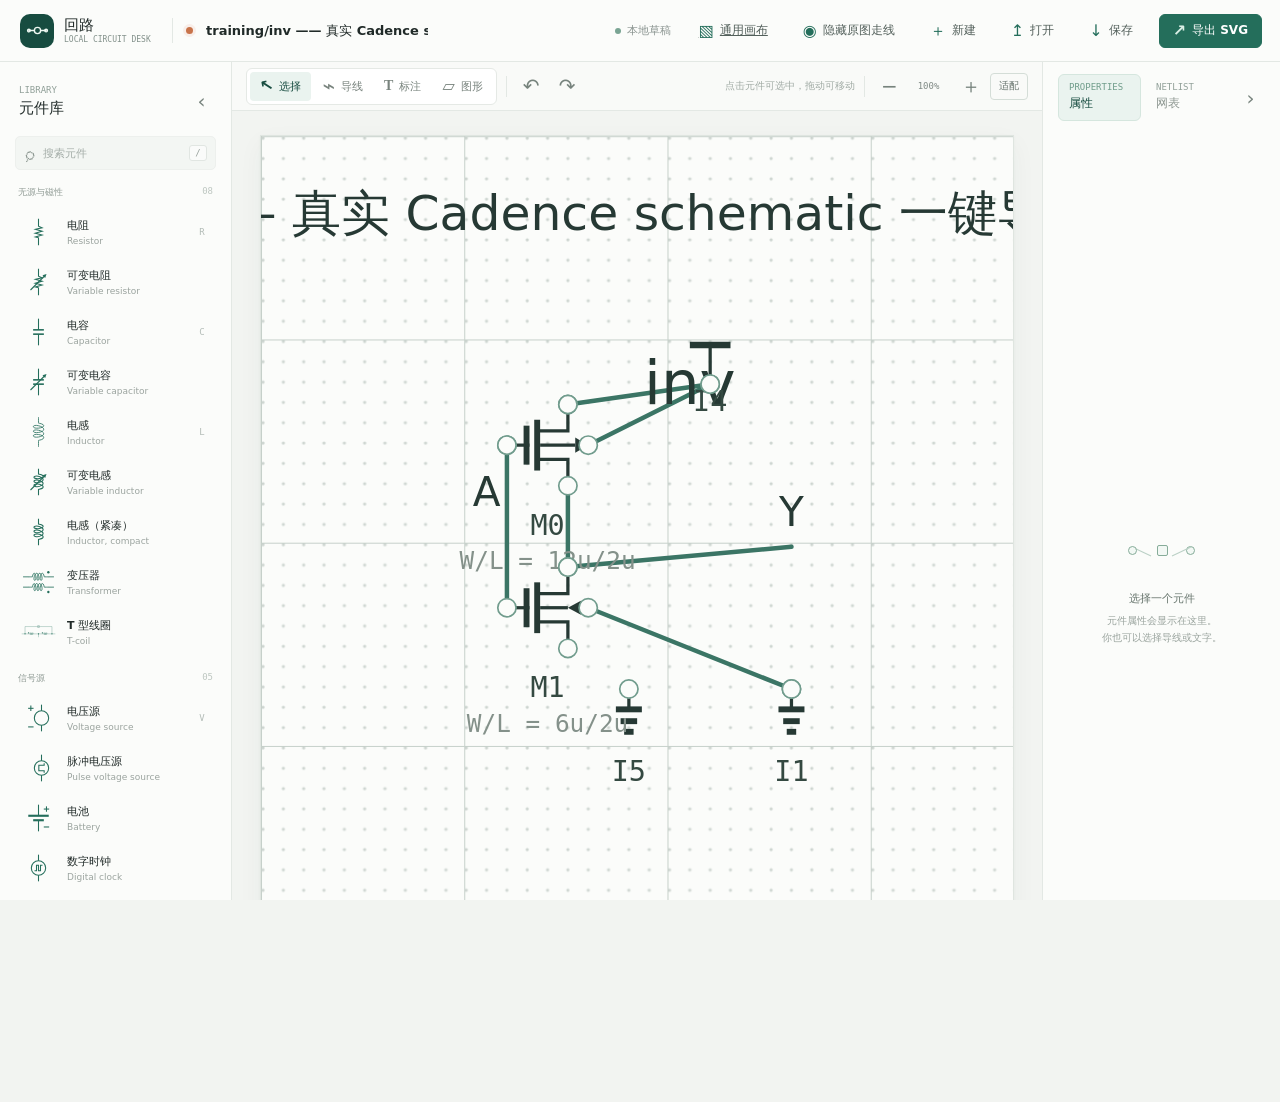
<file: virtuoso_demo_inv.html>
<!--
  training/inv —— 真实 Cadence schematic 一键导出（原图走线） —— 独立画布文件（single-file canvas）
  SPDX-License-Identifier: AGPL-3.0-only

  这张图纸的数据已内嵌在本文件里，可以单独拷到别的机器；
  运行期只依赖同目录下的公用库：styles.css / symbols.generated.js / app.js。
  要改图纸数据请在源工程里改，然后重新运行 tools/build-canvas-file.py 生成。
-->
<!doctype html>
<!--
  回路 · 电路绘图 (Huilu Circuit Canvas)
  Copyright (C) 2026 回路 contributors
  SPDX-License-Identifier: AGPL-3.0-only

  This program is free software: you can redistribute it and/or modify it under
  the terms of the GNU Affero General Public License as published by the Free
  Software Foundation, version 3 of the License. It is distributed in the hope
  that it will be useful, but WITHOUT ANY WARRANTY. See the LICENSE file.
-->
<html lang="zh-CN">
<head>
  <meta charset="utf-8">
  <meta name="viewport" content="width=device-width, initial-scale=1">
  <meta name="theme-color" content="#f2f4f1">
  <title>training/inv —— 真实 Cadence schematic 一键导出（原图走线） · 回路</title>
  <link rel="stylesheet" href="./styles.css">
  <script defer src="./symbols.generated.js"></script>
  <!-- ↓↓↓ 本画布自带的数据（由 tools/build-canvas-file.py 生成，请勿手改） ↓↓↓ -->
  <script>window.CANVAS_FILE = {"id":"virtuoso-inv","title":"training/inv —— 真实 Cadence schematic 一键导出（原图走线）","sheet":"schematic","source":"training/inv","residualLabel":"原图走线","width":370,"height":450,"draft":{"name":"training/inv —— 真实 Cadence schematic 一键导出（原图走线）","components":[{"id":"c1","type":"ground","name":"I1","value":"","x":261.0,"y":282.0,"rotation":0,"flip":""},{"id":"c2","type":"ground","name":"I5","value":"","x":181.0,"y":282.0,"rotation":0,"flip":""},{"id":"c3","type":"vdd-port","name":"I4","value":"","x":221.0,"y":102.0,"rotation":0,"flip":""},{"id":"c4","type":"nmos-bulk","name":"M1","value":"W/L = 6u/2u","x":141.0,"y":232.0,"rotation":0,"flip":""},{"id":"c5","type":"pmos-bulk","name":"M0","value":"W/L = 12u/2u","x":141.0,"y":152.0,"rotation":0,"flip":""},{"id":"c6","type":"junction","name":"","value":"","x":121.0,"y":152.0,"rotation":0,"flip":""},{"id":"c7","type":"junction","name":"","value":"","x":151.0,"y":132.0,"rotation":0,"flip":""},{"id":"c8","type":"junction","name":"","value":"","x":151.0,"y":212.0,"rotation":0,"flip":""},{"id":"c9","type":"junction","name":"","value":"","x":221.0,"y":122.0,"rotation":0,"flip":""},{"id":"c10","type":"junction","name":"","value":"","x":261.0,"y":272.0,"rotation":0,"flip":""}],"wires":[{"id":"w1","from":{"component":"c5","pin":3},"to":{"component":"c5","pin":2},"mode":"hl","hidden":true},{"id":"w2","from":{"component":"c3","pin":0},"to":{"component":"c5","pin":2},"mode":"lv","hidden":true},{"id":"w3","from":{"component":"c4","pin":2},"to":{"component":"c2","pin":0},"mode":"lv","hidden":true},{"id":"w4","from":{"component":"c4","pin":3},"to":{"component":"c1","pin":0},"mode":"hl","hidden":true},{"id":"w5","from":{"component":"c5","pin":1},"to":{"component":"c4","pin":1},"hidden":true},{"id":"w6","from":{"component":"c5","pin":0},"to":{"component":"c4","pin":0},"hidden":true}],"texts":[{"id":"tt0","x":185.0,"y":46,"text":"training/inv —— 真实 Cadence schematic 一键导出（原图走线）","size":24,"color":"#263934","anchor":"middle"},{"id":"t1","x":261.0,"y":192.0,"text":"Y","size":20.0,"color":"#263934","anchor":"middle"},{"id":"t2","x":111.0,"y":182.0,"text":"A","size":20.0,"color":"#263934","anchor":"middle"},{"id":"t3","x":211.0,"y":132.0,"text":"inv","size":30.0,"color":"#263934","anchor":"middle"}],"shapes":[]},"residual":[{"d":"M 261.0 272.0 L 261.0 272.0","f":null,"s":"#3b7565","w":2.2,"da":null,"ae":null,"ab":null},{"d":"M 161.0 232.0 L 261.0 272.0","f":null,"s":"#3b7565","w":2.2,"da":null,"ae":null,"ab":null},{"d":"M 151.0 132.0 L 221.0 122.0","f":null,"s":"#3b7565","w":2.2,"da":null,"ae":null,"ab":null},{"d":"M 221.0 122.0 L 221.0 122.0","f":null,"s":"#3b7565","w":2.2,"da":null,"ae":null,"ab":null},{"d":"M 161.0 152.0 L 221.0 122.0","f":null,"s":"#3b7565","w":2.2,"da":null,"ae":null,"ab":null},{"d":"M 221.0 122.0 L 221.0 122.0","f":null,"s":"#3b7565","w":2.2,"da":null,"ae":null,"ab":null},{"d":"M 121.0 152.0 L 121.0 152.0","f":null,"s":"#3b7565","w":2.2,"da":null,"ae":null,"ab":null},{"d":"M 151.0 212.0 L 261.0 202.0","f":null,"s":"#3b7565","w":2.2,"da":null,"ae":null,"ab":null},{"d":"M 121.0 152.0 L 121.0 152.0","f":null,"s":"#3b7565","w":2.2,"da":null,"ae":null,"ab":null},{"d":"M 121.0 232.0 L 121.0 152.0","f":null,"s":"#3b7565","w":2.2,"da":null,"ae":null,"ab":null},{"d":"M 181.0 272.0 L 181.0 272.0","f":null,"s":"#3b7565","w":2.2,"da":null,"ae":null,"ab":null},{"d":"M 151.0 132.0 L 151.0 132.0","f":null,"s":"#3b7565","w":2.2,"da":null,"ae":null,"ab":null},{"d":"M 151.0 212.0 L 151.0 172.0","f":null,"s":"#3b7565","w":2.2,"da":null,"ae":null,"ab":null}],"snap":[]};</script>
  <script defer src="./app.js"></script>
</head>
<body>
  <div class="app-shell">
    <header class="topbar">
      <a class="brand" href="#" aria-label="回路首页">
        <span class="brand-mark"><svg viewBox="0 0 32 32" aria-hidden="true"><path d="M5 16h7m8 0h7M12 16a4 4 0 1 0 8 0 4 4 0 1 0-8 0Z"/><circle cx="5" cy="16" r="1.7"/><circle cx="27" cy="16" r="1.7"/></svg></span>
        <span class="brand-copy"><strong>回路</strong><small>LOCAL CIRCUIT DESK</small></span>
      </a>
      <span class="top-divider"></span>
      <div class="document-title"><span class="live-dot"></span><input id="project-name" aria-label="项目名称" value="RC 低通滤波器"></div>
      <div class="top-spacer"></div>
      <div class="save-state" id="save-state"><span class="save-indicator"></span><span>本地草稿</span></div>
      <a class="top-action" id="open-ucie-sheet" href="./ucie.html" title="打开 UCIe Analog PHY Blocks 独立画布文件"><span class="button-icon">▧</span><span>UCIe 画布</span></a>
      <button class="top-action" id="toggle-ucie-reference" title="显示或隐藏残余几何（未被拆成对象的线条）" aria-pressed="true" hidden><span class="button-icon">◉</span><span>隐藏残余几何</span></button>
      <button class="top-action" id="new-project" title="新建空白图纸"><span class="button-icon">＋</span><span>新建</span></button>
      <button class="top-action" id="open-project" title="打开本地项目 JSON"><span class="button-icon">↥</span><span>打开</span></button>
      <button class="top-action" id="save-project" title="保存项目 JSON"><span class="button-icon">↓</span><span>保存</span></button>
      <button class="export-action" id="export-svg"><span class="button-icon">↗</span><span>导出 SVG</span></button>
      <input id="file-input" type="file" accept=".json,.circuit,application/json" hidden>
    </header>

    <div class="workspace">
      <aside class="library-panel">
        <div class="panel-heading"><div><span class="eyebrow">LIBRARY</span><h1>元件库</h1></div><button class="icon-button" id="collapse-library" title="收起元件库" aria-label="收起元件库">‹</button></div>
        <label class="search-box"><span aria-hidden="true">⌕</span><input id="part-search" type="search" placeholder="搜索元件" autocomplete="off"><kbd>/</kbd></label>
        <div class="library-scroll">
          <section class="part-group" data-group="无源与磁性"><div class="group-title">无源与磁性 <span>08</span></div>
            <button class="part-button" draggable="true" data-type="resistor"><span class="part-icon"><svg viewBox="0 0 42 24"><path d="M2 12h6l4-7 6 14 6-14 6 14 4-7h6"/></svg></span><span><strong>电阻</strong><small>Resistor</small></span><kbd>R</kbd></button>
            <button class="part-button" draggable="true" data-type="variable-resistor"><span class="part-icon"><svg viewBox="0 0 42 24"><path d="M2 12h6l4-7 6 14 6-14 6 14 4-7h6M15 3l12 17m-6-1h6v-6"/></svg></span><span><strong>可变电阻</strong><small>Variable resistor</small></span></button>
            <button class="part-button" draggable="true" data-type="capacitor"><span class="part-icon"><svg viewBox="0 0 42 24"><path d="M2 12h14m0-8v16m10-16v16m0-8h14"/></svg></span><span><strong>电容</strong><small>Capacitor</small></span><kbd>C</kbd></button>
            <button class="part-button" draggable="true" data-type="variable-capacitor"><span class="part-icon"><svg viewBox="0 0 42 24"><path d="M3 12h12m0-7v14m11-14v14m0-7h13M11 20l18-18m-5 0h5v5"/></svg></span><span><strong>可变电容</strong><small>Variable capacitor</small></span></button>
            <button class="part-button" draggable="true" data-type="inductor"><span class="part-icon"><svg viewBox="0 0 42 24"><path d="M2 12h4c0-11 9-11 9 0s9 11 9 0 9-11 9 0h5"/></svg></span><span><strong>电感</strong><small>Inductor</small></span><kbd>L</kbd></button>
            <button class="part-button" draggable="true" data-type="variable-inductor"><span class="part-icon"><svg viewBox="0 0 42 24"><path d="M2 15h4c0-11 9-11 9 0s9 11 9 0 9-11 9 0h5M12 13l16-12m-6 0h6v6"/></svg></span><span><strong>可变电感</strong><small>Variable inductor</small></span></button>
            <button class="part-button" draggable="true" data-type="inductor-compact"><span class="part-icon"></span><span><strong>电感（紧凑）</strong><small>Inductor, compact</small></span></button>
            <button class="part-button" draggable="true" data-type="transformer"><span class="part-icon"><svg viewBox="0 0 42 24"><path d="M2 6h7m0 12H2m31-12h7m-7 12h7m-14-15v18m-2-15c-6 0-6 4 0 4s6 4 0 4 0 4 0 4m4-12c6 0 6 4 0 4s-6 4 0 4-0 4 0 4"/></svg></span><span><strong>变压器</strong><small>Transformer</small></span></button>
            <button class="part-button" draggable="true" data-type="tcoil"><span class="part-icon"><svg viewBox="0 0 42 24"><path d="M2 7h4c0-7 7-7 7 0s7 7 7 0h2m-5 0v12m2-4h5m0-5h2m0-3h4c0-7 7-7 7 0s7 7 7 0h1"/></svg></span><span><strong>T 型线圈</strong><small>T-coil</small></span></button>
          </section>
          <section class="part-group" data-group="信号源"><div class="group-title">信号源 <span>05</span></div>
            <button class="part-button" draggable="true" data-type="voltage"><span class="part-icon circle-icon"><span>＋<i>−</i></span></span><span><strong>电压源</strong><small>Voltage source</small></span><kbd>V</kbd></button>
            <button class="part-button" draggable="true" data-type="pulse-voltage"><span class="part-icon circle-icon"><span>⌁</span></span><span><strong>脉冲电压源</strong><small>Pulse voltage source</small></span></button>
            <button class="part-button" draggable="true" data-type="battery"><span class="part-icon"><svg viewBox="0 0 42 24"><path d="M21 1v6m0 10v6M12 7h18m-13 10h8"/></svg></span><span><strong>电池</strong><small>Battery</small></span></button>
            <button class="part-button" draggable="true" data-type="digital-clock"><span class="part-icon"><svg viewBox="0 0 42 24"><path d="M21 1v4m0 14v4M8 5h26v14H8zM11 14h4V9h5v5h5V9h5"/></svg></span><span><strong>数字时钟</strong><small>Digital clock</small></span></button>
            <button class="part-button" draggable="true" data-type="current"><span class="part-icon circle-icon"><span>↑</span></span><span><strong>电流源</strong><small>Current source</small></span><kbd>I</kbd></button>
          </section>
          <section class="part-group" data-group="半导体与开关"><div class="group-title">半导体与开关 <span>13</span></div>
            <button class="part-button" draggable="true" data-type="diode"><span class="part-icon"><svg viewBox="0 0 42 24"><path d="M2 12h12m14 0h12M14 4v16l14-8-14-8Zm14-8v16"/></svg></span><span><strong>二极管</strong><small>Diode</small></span><kbd>D</kbd></button>
            <button class="part-button" draggable="true" data-type="zener-diode"><span class="part-icon"><svg viewBox="0 0 42 24"><path d="M2 12h12m14 0h12M14 4v16l14-8-14-8Zm14-8v13m0 3-4 4m4-4h5"/></svg></span><span><strong>齐纳二极管</strong><small>Zener diode</small></span></button>
            <button class="part-button" draggable="true" data-type="nmos"><span class="part-icon"><svg viewBox="0 0 42 24"><path d="M3 12h10m6-9v18m4-15v12m0-6h12m-8-6v-6m0 18v6"/></svg></span><span><strong>NMOS</strong><small>N-channel MOSFET</small></span><kbd>M</kbd></button>
            <button class="part-button" draggable="true" data-type="pmos"><span class="part-icon"><svg viewBox="0 0 42 24"><path d="M3 12h10m6-9v18m4-15v12m0-6h12m-8-6v-6m0 18v6"/><circle cx="20" cy="12" r="2.5"/></svg></span><span><strong>PMOS</strong><small>P-channel MOSFET</small></span><kbd>P</kbd></button>
            <button class="part-button" draggable="true" data-type="nmos-bulk"><span class="part-icon"><svg viewBox="0 0 42 24"><path d="M2 12h10m5-9v18m8-15v12m0-6h12m-8-6v-6m0 18v6m-12-1v6"/></svg></span><span><strong>四端 NMOS</strong><small>NMOS with bulk</small></span></button>
            <button class="part-button" draggable="true" data-type="pmos-bulk"><span class="part-icon"><svg viewBox="0 0 42 24"><path d="M2 12h10m5-9v18m8-15v12m0-6h12m-8-6v-6m0 18v6m-12-1v6"/><circle cx="18" cy="12" r="2"/></svg></span><span><strong>四端 PMOS</strong><small>PMOS with bulk</small></span></button>
            <button class="part-button" draggable="true" data-type="nmos-depletion"><span class="part-icon"><svg viewBox="0 0 42 24"><path d="M2 12h10m5-9v18m5-15v12m3-12v12m0-6h12m-8-6v-6m0 18v6"/></svg></span><span><strong>耗尽型 NMOS</strong><small>Depletion NMOS</small></span></button>
            <button class="part-button" draggable="true" data-type="pmos-depletion"><span class="part-icon"><svg viewBox="0 0 42 24"><path d="M2 12h10m5-9v18m5-15v12m3-12v12m0-6h12m-8-6v-6m0 18v6"/><circle cx="18" cy="12" r="2"/></svg></span><span><strong>耗尽型 PMOS</strong><small>Depletion PMOS</small></span></button>
            <button class="part-button" draggable="true" data-type="npn"><span class="part-icon"><svg viewBox="0 0 42 24"><path d="M2 12h14m0-8v16m2-14 12-6m-12 14 12 6m-6-3 6 3v-6"/></svg></span><span><strong>NPN 三极管</strong><small>NPN BJT</small></span><kbd>Q</kbd></button>
            <button class="part-button" draggable="true" data-type="pnp"><span class="part-icon"><svg viewBox="0 0 42 24"><path d="M2 12h14m0-8v16m2-14 12-6m-12 14 12 6m-6-3 6 3v-6"/></svg></span><span><strong>PNP 三极管</strong><small>PNP BJT</small></span><kbd>B</kbd></button>
            <button class="part-button" draggable="true" data-type="ideal-switch"><span class="part-icon"><svg viewBox="0 0 42 24"><path d="M2 12h11m14 0h13m-27 0 12-8"/><circle cx="13" cy="12" r="2"/><circle cx="27" cy="12" r="2"/></svg></span><span><strong>理想开关</strong><small>Ideal switch</small></span></button>
            <button class="part-button" draggable="true" data-type="closed-switch"><span class="part-icon"><svg viewBox="0 0 42 24"><path d="M2 12h11l14 0h13"/><circle cx="13" cy="12" r="2"/><circle cx="27" cy="12" r="2"/></svg></span><span><strong>闭合开关</strong><small>Closed switch</small></span></button>
            <button class="part-button" draggable="true" data-type="controlled-switch"><span class="part-icon"><svg viewBox="0 0 42 24"><path d="M27 1v5m0 12v5M2 7h10m-10 10h10m5-15 10 5v10l-10 5z"/></svg></span><span><strong>受控开关</strong><small>Controlled switch</small></span></button>
            <button class="part-button" draggable="true" data-type="externally-controlled-switch"><span class="part-icon"></span><span><strong>外部受控开关</strong><small>Externally controlled switch</small></span></button>
            <button class="part-button" draggable="true" data-type="ndmos"><span class="part-icon"></span><span><strong>高压 NMOS (DMOS)</strong><small>High-voltage NMOS</small></span></button>
            <button class="part-button" draggable="true" data-type="pdmos"><span class="part-icon"></span><span><strong>高压 PMOS (DMOS)</strong><small>High-voltage PMOS</small></span></button>
            <button class="part-button" draggable="true" data-type="voltage-controlled-switch"><span class="part-icon"></span><span><strong>压控开关</strong><small>Voltage-controlled switch</small></span></button>
            <button class="part-button" draggable="true" data-type="simple-switch"><span class="part-icon"></span><span><strong>单刀开关</strong><small>Simple switch</small></span></button>
            <button class="part-button" draggable="true" data-type="spdt-switch"><span class="part-icon"></span><span><strong>单刀双掷开关</strong><small>SPDT switch</small></span></button>
          </section>
          <section class="part-group" data-group="受控源"><div class="group-title">受控源 <span>04</span></div>
            <button class="part-button" draggable="true" data-type="vcvs"><span class="part-icon"></span><span><strong>压控电压源</strong><small>VCVS</small></span></button>
            <button class="part-button" draggable="true" data-type="vccs"><span class="part-icon"></span><span><strong>压控电流源</strong><small>VCCS</small></span></button>
            <button class="part-button" draggable="true" data-type="ccvs"><span class="part-icon"></span><span><strong>流控电压源</strong><small>CCVS</small></span></button>
            <button class="part-button" draggable="true" data-type="cccs"><span class="part-icon"></span><span><strong>流控电流源</strong><small>CCCS</small></span></button>
          </section>
          <section class="part-group" data-group="模拟模块"><div class="group-title">模拟模块 <span>07</span></div>
            <button class="part-button" draggable="true" data-type="opamp"><span class="part-icon"><svg viewBox="0 0 42 24"><path d="M8 2 31 12 8 22zM2 7h6m-6 10h6m23-5h9"/></svg></span><span><strong>运算放大器</strong><small>Op amp</small></span></button>
            <button class="part-button" draggable="true" data-type="voltage-amp"><span class="part-icon"><svg viewBox="0 0 42 24"><path d="M8 2 31 12 8 22zM2 7h6m-6 10h6m23-5h9M12 8h4m-2-2v4m-2 5h4"/></svg></span><span><strong>电压放大器</strong><small>Voltage amp</small></span></button>
            <button class="part-button" draggable="true" data-type="fd-amp"><span class="part-icon"><svg viewBox="0 0 42 24"><path d="M8 2 31 12 8 22zM2 7h6m-6 10h6m23-5h8m-8 4h8"/></svg></span><span><strong>全差分放大器</strong><small>Fully differential amp</small></span></button>
            <button class="part-button" draggable="true" data-type="comparator"><span class="part-icon"><svg viewBox="0 0 42 24"><path d="M8 2 31 12 8 22zM2 7h6m-6 10h6m23-5h9m-20-7h4m-2-2v4"/></svg></span><span><strong>比较器</strong><small>Comparator</small></span></button>
            <button class="part-button" draggable="true" data-type="comparator-unmarked"><span class="part-icon"><svg viewBox="0 0 42 24"><path d="M8 2 31 12 8 22zM2 7h6m-6 10h6m23-5h9"/></svg></span><span><strong>无极性比较器</strong><small>Unmarked comparator</small></span></button>
            <button class="part-button" draggable="true" data-type="comparator-inputs-swapped"><span class="part-icon"></span><span><strong>比较器 · 输入反转</strong><small>Comparator, inputs swapped</small></span></button>
            <button class="part-button" draggable="true" data-type="opamp-wide"><span class="part-icon"></span><span><strong>宽间距运放</strong><small>Op amp · wide</small></span></button>
            <button class="part-button" draggable="true" data-type="opamp-lettered"><span class="part-icon"></span><span><strong>带标注运放</strong><small>Op amp · lettered</small></span></button>
            <button class="part-button" draggable="true" data-type="opamp-inputs-swapped"><span class="part-icon"></span><span><strong>运放 · 输入反转</strong><small>Op amp · inputs swapped</small></span></button>
            <button class="part-button" draggable="true" data-type="transconductance"><span class="part-icon"><svg viewBox="0 0 42 24"><path d="M8 2 31 12 8 22zM2 7h6m-6 10h6m23-5h9"/><text x="14" y="14" font-size="7" fill="currentColor">gm</text></svg></span><span><strong>跨导放大器</strong><small>Transconductance</small></span></button>
            <button class="part-button" draggable="true" data-type="differential-transconductance"><span class="part-icon"><svg viewBox="0 0 42 24"><path d="M8 2 31 12 8 22zM2 7h6m-6 10h6m23-7h8m-8 4h8"/><text x="14" y="14" font-size="7" fill="currentColor">gm</text></svg></span><span><strong>差分跨导放大器</strong><small>Differential gm</small></span></button>
            <button class="part-button" draggable="true" data-type="differential-transconductance-inputs-swapped"><span class="part-icon"></span><span><strong>差分跨导 · 输入反转</strong><small>Differential gm, swapped</small></span></button>
            <button class="part-button" draggable="true" data-type="comparator-unmarked-inputs-swapped"><span class="part-icon"></span><span><strong>无极性比较器 · 输入反转</strong><small>Unmarked comparator, swapped</small></span></button>
            <button class="part-button" draggable="true" data-type="voltage-amplifier-lettered"><span class="part-icon"></span><span><strong>电压放大器 · 带标注</strong><small>Voltage amp, lettered</small></span></button>
          </section>
          <section class="part-group" data-group="运放家族"><div class="group-title">运放家族 <span>20</span></div>
            <button class="part-button" draggable="true" data-type="opamp-wide-lettered"><span class="part-icon"></span><span><strong>宽体运放 · 标注</strong><small>Wide, lettered</small></span></button>
            <button class="part-button" draggable="true" data-type="opamp-wide-inputs-swapped"><span class="part-icon"></span><span><strong>宽体运放 · 输入反转</strong><small>Wide, inputs swapped</small></span></button>
            <button class="part-button" draggable="true" data-type="opamp-lettered-inputs-swapped"><span class="part-icon"></span><span><strong>运放 · 标注＋输入反转</strong><small>Lettered, inputs swapped</small></span></button>
            <button class="part-button" draggable="true" data-type="opamp-wide-lettered-inputs-swapped"><span class="part-icon"></span><span><strong>宽体运放 · 标注＋输入反转</strong><small>Wide, lettered, swapped</small></span></button>
            <button class="part-button" draggable="true" data-type="opamp-differential"><span class="part-icon"></span><span><strong>差分运放</strong><small>Differential</small></span></button>
            <button class="part-button" draggable="true" data-type="opamp-differential-wide"><span class="part-icon"></span><span><strong>差分运放 · 宽体</strong><small>Differential, wide</small></span></button>
            <button class="part-button" draggable="true" data-type="opamp-differential-crossed"><span class="part-icon"></span><span><strong>差分运放 · 输出交叉</strong><small>Differential, crossed</small></span></button>
            <button class="part-button" draggable="true" data-type="opamp-differential-wide-crossed"><span class="part-icon"></span><span><strong>差分运放 · 宽体＋交叉</strong><small>Differential, wide, crossed</small></span></button>
            <button class="part-button" draggable="true" data-type="opamp-differential-lettered"><span class="part-icon"></span><span><strong>差分运放 · 标注</strong><small>Differential, lettered</small></span></button>
            <button class="part-button" draggable="true" data-type="opamp-differential-wide-lettered"><span class="part-icon"></span><span><strong>差分运放 · 宽体＋标注</strong><small>Differential, wide, lettered</small></span></button>
            <button class="part-button" draggable="true" data-type="opamp-differential-crossed-lettered"><span class="part-icon"></span><span><strong>差分运放 · 交叉＋标注</strong><small>Differential, crossed, lettered</small></span></button>
            <button class="part-button" draggable="true" data-type="opamp-differential-wide-crossed-lettered"><span class="part-icon"></span><span><strong>差分运放 · 全组合</strong><small>Wide, crossed, lettered</small></span></button>
            <button class="part-button" draggable="true" data-type="opamp-differential-inputs-swapped"><span class="part-icon"></span><span><strong>差分运放 · 输入反转</strong><small>Differential, swapped</small></span></button>
            <button class="part-button" draggable="true" data-type="opamp-differential-wide-inputs-swapped"><span class="part-icon"></span><span><strong>差分运放 · 宽体＋输入反转</strong><small>Differential, wide, swapped</small></span></button>
            <button class="part-button" draggable="true" data-type="opamp-differential-crossed-inputs-swapped"><span class="part-icon"></span><span><strong>差分运放 · 交叉＋输入反转</strong><small>Differential, crossed, swapped</small></span></button>
            <button class="part-button" draggable="true" data-type="opamp-differential-wide-crossed-inputs-swapped"><span class="part-icon"></span><span><strong>差分运放 · 宽体＋交叉＋反转</strong><small>Wide, crossed, swapped</small></span></button>
            <button class="part-button" draggable="true" data-type="opamp-differential-lettered-inputs-swapped"><span class="part-icon"></span><span><strong>差分运放 · 标注＋输入反转</strong><small>Differential, lettered, swapped</small></span></button>
            <button class="part-button" draggable="true" data-type="opamp-differential-wide-lettered-inputs-swapped"><span class="part-icon"></span><span><strong>差分运放 · 宽体＋标注＋反转</strong><small>Differential, wide, lettered, swapped</small></span></button>
            <button class="part-button" draggable="true" data-type="opamp-differential-crossed-lettered-inputs-swapped"><span class="part-icon"></span><span><strong>差分运放 · 交叉＋标注＋反转</strong><small>Differential, crossed, lettered, swapped</small></span></button>
            <button class="part-button" draggable="true" data-type="opamp-differential-wide-crossed-lettered-inputs-swapped"><span class="part-icon"></span><span><strong>差分运放 · 全组合＋反转</strong><small>Wide, crossed, lettered, swapped</small></span></button>
          </section>
          <section class="part-group" data-group="数字逻辑"><div class="group-title">数字逻辑 <span>11</span></div>
            <button class="part-button" draggable="true" data-type="dff"><span class="part-icon"><svg viewBox="0 0 42 24"><path d="M10 3h22v18H10zM2 8h8m-8 8h8m22-8h8m-8 8h8m-22-3 4 3-4 3"/></svg></span><span><strong>D 触发器</strong><small>D Flip-Flop</small></span><kbd>F</kbd></button>
            <button class="part-button" draggable="true" data-type="xor"><span class="part-icon"><svg viewBox="0 0 42 24"><path d="M3 2q9 10 0 20M8 2h9a10 10 0 0 1 0 20H8M2 7h8M2 17h8m17-5h12"/></svg></span><span><strong>异或门</strong><small>XOR gate</small></span><kbd>X</kbd></button>
            <button class="part-button" draggable="true" data-type="and"><span class="part-icon"><svg viewBox="0 0 42 24"><path d="M7 2h9a10 10 0 0 1 0 20H7zM2 7h5M2 17h5m19-5h12"/></svg></span><span><strong>与门</strong><small>AND gate</small></span><kbd>A</kbd></button>
            <button class="part-button" draggable="true" data-type="or"><span class="part-icon"><svg viewBox="0 0 42 24"><path d="M7 2q9 0 22 10Q16 22 7 22q8-10 0-20zM2 7h6M2 17h6m21-5h10"/></svg></span><span><strong>或门</strong><small>OR gate</small></span><kbd>O</kbd></button>
            <button class="part-button" draggable="true" data-type="nand"><span class="part-icon"><svg viewBox="0 0 42 24"><path d="M5 2h9a10 10 0 0 1 0 20H5zM1 7h4M1 17h4m23-5h4m8 0h2"/><circle cx="34" cy="12" r="3"/></svg></span><span><strong>与非门</strong><small>NAND gate</small></span><kbd>N</kbd></button>
            <button class="part-button" draggable="true" data-type="nor"><span class="part-icon"><svg viewBox="0 0 42 24"><path d="M7 2q9 0 22 10Q16 22 7 22q8-10 0-20zM2 7h6M2 17h6m27-5h2"/><circle cx="34" cy="12" r="3"/></svg></span><span><strong>或非门</strong><small>NOR gate</small></span><kbd>Z</kbd></button>
            <button class="part-button" draggable="true" data-type="not"><span class="part-icon"><svg viewBox="0 0 42 24"><path d="M2 12h6m0-9 20 9-20 9zM34 12h6"/><circle cx="31" cy="12" r="3"/></svg></span><span><strong>非门</strong><small>Inverter</small></span><kbd>!</kbd></button>
            <button class="part-button" draggable="true" data-type="xnor"><span class="part-icon"><svg viewBox="0 0 42 24"><path d="M3 2q9 10 0 20M8 2h9a10 10 0 0 1 0 20H8M2 7h8M2 17h8m17-5h3m6 0h4"/><circle cx="32" cy="12" r="3"/></svg></span><span><strong>同或门</strong><small>XNOR gate</small></span></button>
            <button class="part-button" draggable="true" data-type="buffer"><span class="part-icon"><svg viewBox="0 0 42 24"><path d="M8 2 29 12 8 22zM2 12h6m21 0h11"/></svg></span><span><strong>缓冲器</strong><small>Buffer</small></span></button>
            <button class="part-button" draggable="true" data-type="delay-cell"><span class="part-icon"><svg viewBox="0 0 42 24"><path d="M2 12h6m26 0h6M8 3h26v18H8z"/><text x="15" y="15" font-size="8" fill="currentColor">dt</text></svg></span><span><strong>延迟单元</strong><small>Delay cell</small></span></button>
            <button class="part-button" draggable="true" data-type="dff-reset"><span class="part-icon"><svg viewBox="0 0 42 24"><path d="M10 2h22v20H10zM2 5h8m-8 7h8m-8 7h8m22-12h8m-8 10h8m-22-7 4 2-4 2"/></svg></span><span><strong>带复位 D 触发器</strong><small>D Flip-Flop + reset</small></span></button>
            <button class="part-button" draggable="true" data-type="dff-q"><span class="part-icon"></span><span><strong>D 触发器 · 单输出</strong><small>D flip-flop, Q only</small></span></button>
            <button class="part-button" draggable="true" data-type="and-3"><span class="part-icon"></span><span><strong>与门 3 输入</strong><small>AND gate, 3-input</small></span></button>
            <button class="part-button" draggable="true" data-type="and-4"><span class="part-icon"></span><span><strong>与门 4 输入</strong><small>AND gate, 4-input</small></span></button>
            <button class="part-button" draggable="true" data-type="or-3"><span class="part-icon"></span><span><strong>或门 3 输入</strong><small>OR gate, 3-input</small></span></button>
            <button class="part-button" draggable="true" data-type="or-4"><span class="part-icon"></span><span><strong>或门 4 输入</strong><small>OR gate, 4-input</small></span></button>
            <button class="part-button" draggable="true" data-type="nand-3"><span class="part-icon"></span><span><strong>与非门 3 输入</strong><small>NAND gate, 3-input</small></span></button>
            <button class="part-button" draggable="true" data-type="nand-4"><span class="part-icon"></span><span><strong>与非门 4 输入</strong><small>NAND gate, 4-input</small></span></button>
            <button class="part-button" draggable="true" data-type="nor-3"><span class="part-icon"></span><span><strong>或非门 3 输入</strong><small>NOR gate, 3-input</small></span></button>
            <button class="part-button" draggable="true" data-type="nor-4"><span class="part-icon"></span><span><strong>或非门 4 输入</strong><small>NOR gate, 4-input</small></span></button>
            <button class="part-button" draggable="true" data-type="xor-3"><span class="part-icon"></span><span><strong>异或门 3 输入</strong><small>XOR gate, 3-input</small></span></button>
            <button class="part-button" draggable="true" data-type="xor-4"><span class="part-icon"></span><span><strong>异或门 4 输入</strong><small>XOR gate, 4-input</small></span></button>
            <button class="part-button" draggable="true" data-type="xnor-3"><span class="part-icon"></span><span><strong>同或门 3 输入</strong><small>XNOR gate, 3-input</small></span></button>
            <button class="part-button" draggable="true" data-type="xnor-4"><span class="part-icon"></span><span><strong>同或门 4 输入</strong><small>XNOR gate, 4-input</small></span></button>
          </section>
          <section class="part-group" data-group="行为级模块"><div class="group-title">行为级模块 <span>08</span></div>
            <button class="part-button" draggable="true" data-type="adder"><span class="part-icon"></span><span><strong>加法器</strong><small>Adder</small></span></button>
            <button class="part-button" draggable="true" data-type="multiplier"><span class="part-icon"></span><span><strong>乘法器</strong><small>Multiplier</small></span></button>
            <button class="part-button" draggable="true" data-type="integrator"><span class="part-icon"></span><span><strong>积分器</strong><small>Integrator</small></span></button>
            <button class="part-button" draggable="true" data-type="unit-delay"><span class="part-icon"></span><span><strong>单位延迟</strong><small>Unit delay</small></span></button>
            <button class="part-button" draggable="true" data-type="dt-integrator"><span class="part-icon"></span><span><strong>离散时间积分器</strong><small>Discrete-time integrator</small></span></button>
            <button class="part-button" draggable="true" data-type="quantizer"><span class="part-icon"></span><span><strong>量化器</strong><small>Quantizer</small></span></button>
            <button class="part-button" draggable="true" data-type="adc"><span class="part-icon"></span><span><strong>模数转换器</strong><small>ADC</small></span></button>
            <button class="part-button" draggable="true" data-type="dac"><span class="part-icon"></span><span><strong>数模转换器</strong><small>DAC</small></span></button>
          </section>
          <section class="part-group" data-group="端口与标注"><div class="group-title">端口与标注 <span>04</span></div>
            <button class="part-button" draggable="true" data-type="port"><span class="part-icon"><svg viewBox="0 0 42 24"><path d="M2 12h10"/><circle cx="22" cy="12" r="10"/><text x="18" y="15" font-size="8" fill="currentColor">P</text></svg></span><span><strong>端口</strong><small>Port</small></span></button>
            <button class="part-button" draggable="true" data-type="port-filled"><span class="part-icon"><svg viewBox="0 0 42 24"><path d="M2 12h10"/><circle cx="22" cy="12" r="10" fill="currentColor"/><text x="18" y="15" font-size="8" fill="#fff">P</text></svg></span><span><strong>实心端口</strong><small>Filled port</small></span></button>
            <button class="part-button" draggable="true" data-type="vdd-port"><span class="part-icon"></span><span><strong>电源端口</strong><small>VDD port</small></span></button>
            <button class="part-button" draggable="true" data-type="ground"><span class="part-icon ground-icon"><svg viewBox="0 0 42 24"><path d="M21 2v8m-11 0h22m-18 5h14m-10 5h6"/></svg></span><span><strong>接地</strong><small>Ground</small></span><kbd>G</kbd></button>
            <button class="part-button" data-tool="text"><span class="part-icon text-icon">T</span><span><strong>文字标注</strong><small>Annotation</small></span><kbd>T</kbd></button>
          </section>
          <section class="part-group" data-group="函数曲线与波形"><div class="group-title">函数曲线与波形 <span>05</span></div>
            <button class="part-button" draggable="true" data-type="math-curve"><span class="part-icon"></span><span><strong>函数曲线</strong><small>Function curve · sin / exp / 方波…</small></span></button>
            <button class="part-button" draggable="true" data-type="prob-curve"><span class="part-icon"></span><span><strong>概率分布</strong><small>Distribution · 正态 / 指数 / 泊松…</small></span></button>
            <button class="part-button" draggable="true" data-type="digital-wave-clock"><span class="part-icon"></span><span><strong>时钟波形</strong><small>Clock · 周期与占空比可调</small></span></button>
            <button class="part-button" draggable="true" data-type="digital-wave-signal"><span class="part-icon"></span><span><strong>数据波形</strong><small>Data · 序列可填 1011</small></span></button>
            <button class="part-button" draggable="true" data-type="digital-wave-bus"><span class="part-icon"></span><span><strong>总线波形</strong><small>Bus · 分组标签 D0 D1 D2</small></span></button>
          </section>
          <section class="part-group" data-group="标尺与可调矩形"><div class="group-title">标尺与可调矩形 <span>02</span></div>
            <button class="part-button" draggable="true" data-type="ruler"><span class="part-icon"></span><span><strong>标尺</strong><small>Ruler · 尺寸随长度与比例</small></span></button>
            <button class="part-button" draggable="true" data-type="rect-block"><span class="part-icon"></span><span><strong>可调矩形</strong><small>Rectangle with W/H fields</small></span></button>
          </section>
          <section class="part-group" data-group="图形与标注"><div class="group-title">图形与标注 <span>17</span></div>
            <button class="part-button shape-part" data-shape="rectangle"><span class="part-icon"></span><span><strong>矩形</strong><small>Rectangle</small></span></button>
            <button class="part-button shape-part" data-shape="rounded-rect"><span class="part-icon"></span><span><strong>圆角矩形</strong><small>Rounded rectangle</small></span></button>
            <button class="part-button shape-part" data-shape="dashed-rect"><span class="part-icon"></span><span><strong>虚线框</strong><small>Dashed frame</small></span></button>
            <button class="part-button shape-part" data-shape="ellipse"><span class="part-icon"></span><span><strong>椭圆 / 圆</strong><small>Ellipse / circle</small></span></button>
            <button class="part-button shape-part" data-shape="triangle"><span class="part-icon"></span><span><strong>三角形</strong><small>Triangle</small></span></button>
            <button class="part-button shape-part" data-shape="right-triangle"><span class="part-icon"></span><span><strong>直角三角形</strong><small>Right triangle</small></span></button>
            <button class="part-button shape-part" data-shape="diamond"><span class="part-icon"></span><span><strong>菱形</strong><small>Diamond</small></span></button>
            <button class="part-button shape-part" data-shape="parallelogram"><span class="part-icon"></span><span><strong>平行四边形</strong><small>Parallelogram</small></span></button>
            <button class="part-button shape-part" data-shape="trapezoid"><span class="part-icon"></span><span><strong>梯形</strong><small>Trapezoid</small></span></button>
            <button class="part-button shape-part" data-shape="pentagon"><span class="part-icon"></span><span><strong>五边形</strong><small>Pentagon</small></span></button>
            <button class="part-button shape-part" data-shape="hexagon"><span class="part-icon"></span><span><strong>六边形</strong><small>Hexagon</small></span></button>
            <button class="part-button shape-part" data-shape="octagon"><span class="part-icon"></span><span><strong>八边形</strong><small>Octagon</small></span></button>
            <button class="part-button shape-part" data-shape="star"><span class="part-icon"></span><span><strong>五角星</strong><small>Star</small></span></button>
            <button class="part-button shape-part" data-shape="cross"><span class="part-icon"></span><span><strong>十字</strong><small>Cross</small></span></button>
            <button class="part-button shape-part" data-shape="arrow"><span class="part-icon"></span><span><strong>箭头</strong><small>Arrow</small></span></button>
            <button class="part-button shape-part" data-shape="arrow-double"><span class="part-icon"></span><span><strong>双向箭头</strong><small>Double-headed arrow</small></span></button>
            <button class="part-button shape-part" data-shape="line"><span class="part-icon"></span><span><strong>直线</strong><small>Line</small></span></button>
          </section>
        </div>
        <div class="library-tip"><span class="tip-star">✳</span><span>拖入画布放置元件<br><b>或点击元件快速添加</b></span></div>
      </aside>

      <main class="drawing-area">
        <div class="canvas-toolbar">
          <div class="tool-segment" role="toolbar" aria-label="绘图工具">
            <button class="tool-button active" data-tool="select" title="选择和移动 (Esc)"><span class="tool-glyph cursor-glyph">↖</span><span>选择</span></button>
            <button class="tool-button" data-tool="wire" title="连接两个引脚 (W)"><span class="tool-glyph wire-glyph">⌁</span><span>导线</span></button>
            <button class="tool-button" data-tool="text" title="添加文字标注 (T)"><span class="tool-glyph text-glyph">T</span><span>标注</span></button>
            <button class="tool-button" data-tool="shape" title="拖动绘制图形 (S)"><span class="tool-glyph shape-glyph">▱</span><span>图形</span></button>
          </div>
          <span class="toolbar-rule"></span>
          <button class="icon-button" id="undo" title="撤销 (Ctrl+Z)" aria-label="撤销">↶</button>
          <button class="icon-button" id="redo" title="重做 (Ctrl+Shift+Z)" aria-label="重做">↷</button>
          <span class="toolbar-spacer"></span>
          <span class="canvas-hint" id="canvas-hint">点击元件可选中，拖动可移动</span>
          <span class="toolbar-rule"></span>
          <button class="icon-button" id="zoom-out" title="缩小" aria-label="缩小">−</button>
          <span class="zoom-value" id="zoom-value">100%</span>
          <button class="icon-button" id="zoom-in" title="放大" aria-label="放大">＋</button>
          <button class="fit-button" id="fit-view" title="适配画布">适配</button>
        </div>
        <div class="canvas-wrap" id="canvas-wrap">
          <div class="canvas-paper">
            <svg id="circuit-canvas" viewBox="0 0 1200 800" role="application" aria-label="电路绘图画布">
              <defs>
                <pattern id="minor-grid" width="10" height="10" patternUnits="userSpaceOnUse"><circle cx="1" cy="1" r="0.8" fill="#ccd4cf"/></pattern>
                <pattern id="major-grid" width="100" height="100" patternUnits="userSpaceOnUse"><rect width="100" height="100" fill="url(#minor-grid)"/><path d="M100 0H0V100" fill="none" stroke="#c6d0ca" stroke-width="1"/></pattern>
                <marker id="ucie-arrow" markerWidth="0.14" markerHeight="0.12" refX="0.12" refY="0.05" orient="auto" markerUnits="userSpaceOnUse"><path d="M 0 0 L 0.13 0.05 L 0 0.1 Z" fill="#263934"/></marker>
              </defs>
              <rect class="canvas-bg" x="0" y="0" width="1200" height="800" fill="url(#major-grid)"/>
              <g id="ucie-residual-layer" class="ucie-residual-layer" pointer-events="none"></g>
              <g id="shape-layer"></g>
              <g id="wire-layer"></g>
              <g id="text-layer"></g>
              <g id="component-layer"></g>
              <g id="interaction-layer"></g>
            </svg>
          </div>
          <div class="canvas-coordinates" id="coordinate-readout">X 000 · Y 000</div>
          <div class="hscroll" id="scrollbar-x" hidden><div class="hscroll-thumb" id="scrollbar-thumb-x"></div></div>
          <div class="hscroll vscroll" id="scrollbar-y" hidden><div class="hscroll-thumb" id="scrollbar-thumb-y"></div></div>
          <div class="canvas-status"><span class="status-pin"></span><span id="object-count">3 个元件 · 0 条导线</span></div>
          <div class="empty-canvas" id="empty-hint" hidden><span class="empty-spark">✳</span><strong>从元件库开始绘制</strong><span>拖入一个元件，或点击左侧元件快速放置</span><button id="load-example">放入 RC 示例电路</button></div>
        </div>
        <footer class="statusbar"><span><span class="status-dot"></span>本地工作区</span><span class="status-separator">/</span><span id="status-message">所有更改仅保存在此设备</span><span class="statusbar-spacer"></span><span>画布 <b>1200 × 800</b></span><span class="status-separator">·</span><button class="license-link" id="license-open" title="查看许可与声明">回路 v0.1 · AGPL-3.0</button></footer>
      </main>

      <aside class="inspector-panel" id="inspector-panel">
        <div class="panel-heading inspector-heading">
          <div class="inspector-tabs" role="tablist" aria-label="侧栏视图">
            <button type="button" class="inspector-tab active" id="tab-properties" role="tab" aria-selected="true" aria-controls="inspector-content" data-inspector-tab="properties"><span class="eyebrow">PROPERTIES</span>属性</button>
            <button type="button" class="inspector-tab" id="tab-netlist" role="tab" aria-selected="false" aria-controls="netlist-pane" data-inspector-tab="netlist"><span class="eyebrow">NETLIST</span>网表</button>
          </div>
          <button class="icon-button" id="collapse-inspector" title="收起侧栏" aria-label="收起侧栏">›</button>
        </div>
        <div class="inspector-content" id="inspector-content" role="tabpanel" aria-labelledby="tab-properties">
          <div class="selection-empty" id="selection-empty"><div class="selection-art"><span></span><span></span><span></span></div><strong>选择一个元件</strong><p>元件属性会显示在这里。<br>你也可以选择导线或文字。</p></div>
        </div>
        <div class="netlist-pane" id="netlist-pane" role="tabpanel" aria-labelledby="tab-netlist" hidden>
          <div class="netlist-head">
            <span class="netlist-badge">SPICE</span>
            <div class="netlist-actions">
              <button type="button" class="netlist-action" id="netlist-copy" title="复制网表到剪贴板"><span class="netlist-action-icon">⧉</span>复制</button>
              <button type="button" class="netlist-action" id="netlist-export" title="下载 .sp 网表文件"><span class="netlist-action-icon">↓</span>.sp</button>
            </div>
          </div>
          <pre class="netlist-code" id="netlist-code" tabindex="0" aria-label="SPICE 网表"></pre>
          <div class="netlist-note" id="netlist-note" aria-live="polite"></div>
          <p class="netlist-hint">网表由画布实时推导，可供阅读与仿真参考；器件模型、.subckt 定义与仿真卡需要你按工艺自行补上。</p>
        </div>
        <div class="inspector-bottom"><span class="local-lock">▣</span><span>数据只保存在本机</span></div>
      </aside>
    </div>
  </div>
  <div class="toast-region" id="toast-region" aria-live="polite"></div>
  <div class="license-overlay" id="license-overlay" hidden>
    <section class="license-card" role="dialog" aria-modal="true" aria-labelledby="license-title">
      <h3 id="license-title">许可与声明</h3>
      <p><strong>回路 · 电路绘图</strong> 版权所有 (C) 2026 回路 contributors，依 <strong>AGPL-3.0-only</strong> 发布。</p>
      <p>本程序是自由软件：你可以依据自由软件基金会发布的 GNU Affero 通用公共许可证（第 3 版）条款重新发布和/或修改它。</p>
      <p>本程序分发时希望其有用，但不提供任何担保，甚至不包含适销性或特定用途适用性的默示担保。详见 GNU Affero 通用公共许可证。</p>
      <p>你应已随本程序收到许可证副本；若没有，请见 &lt;https://www.gnu.org/licenses/&gt;。完整文本见项目目录下的 <code>LICENSE</code>。</p>
      <p class="license-attrib">元件坐标体系与分类参考 <a href="https://github.com/cascode-ai/analog-canvas" target="_blank" rel="noreferrer noopener">Analog Canvas</a>（© 2026 Zengchun Chen 与 Zhishuai Zhang，AGPL-3.0-only）；本项目符号路径为独立绘制。</p>
      <button class="license-close" id="license-close">关闭</button>
    </section>
  </div>
</body>
</html>
</file>
<file: styles.css>
/*
  回路 · 电路绘图 (Huilu Circuit Canvas)
  Copyright (C) 2026 回路 contributors
  SPDX-License-Identifier: AGPL-3.0-only

  This program is free software under the GNU Affero General Public License v3.
  It comes with ABSOLUTELY NO WARRANTY. See the LICENSE file for details.
*/

:root {
  color-scheme: light;
  --paper: #f2f4f1;
  --panel: #fbfcfa;
  --white: #ffffff;
  --ink: #202a28;
  --muted: #89938f;
  --line: #e3e8e4;
  --line-strong: #d4ddd7;
  --green: #246e5b;
  --green-deep: #174c40;
  --green-wash: #eaf3ef;
  --orange: #c8734a;
  --mono: 'DM Mono', 'DejaVu Sans Mono', monospace;
  --sans: 'Manrope', 'DejaVu Sans', sans-serif;
  font-family: var(--sans);
  font-synthesis: none;
  text-rendering: optimizeLegibility;
}

* { box-sizing: border-box; }
html, body { width: 100%; height: 100%; margin: 0; overflow: hidden; }
body { color: var(--ink); background: var(--paper); font-size: 13px; }
button, input, textarea { font: inherit; }
button { color: inherit; }
button:focus-visible, input:focus-visible, textarea:focus-visible { outline: 2px solid #78ab98; outline-offset: 2px; }
.app-shell { width: 100%; height: 100%; min-width: 760px; display: flex; flex-direction: column; }

.topbar { height: 62px; flex: 0 0 62px; display: flex; align-items: center; padding: 0 18px 0 20px; background: var(--panel); border-bottom: 1px solid var(--line); gap: 13px; z-index: 3; }
.brand { display: flex; align-items: center; gap: 10px; text-decoration: none; color: var(--ink); min-width: 139px; }
.brand-mark { display: grid; place-items: center; width: 34px; height: 34px; border-radius: 10px; background: var(--green-deep); }
.brand-mark svg { width: 25px; height: 25px; fill: none; stroke: #eff8f2; stroke-width: 1.8; stroke-linecap: round; }
.brand-copy { display: flex; flex-direction: column; gap: 2px; }
.brand-copy strong { font-size: 15px; font-weight: 800; letter-spacing: 0; line-height: 1; }
.brand-copy small { color: #82908a; font: 8px var(--mono); letter-spacing: 0; }
.top-divider, .toolbar-rule { width: 1px; height: 25px; background: var(--line); }
.document-title { display: flex; align-items: center; gap: 9px; min-width: 130px; }
.document-title input { width: 230px; border: 0; background: transparent; color: var(--ink); outline: none; font-size: 13px; font-weight: 700; padding: 7px 4px; }
.document-title input:focus { outline: 1px solid var(--line-strong); border-radius: 4px; }
.live-dot { width: 7px; height: 7px; border-radius: 50%; background: var(--orange); box-shadow: 0 0 0 3px #f8eee9; }
.top-spacer, .toolbar-spacer, .statusbar-spacer { flex: 1; }
.save-state { display: flex; align-items: center; gap: 6px; color: var(--muted); font-size: 11px; white-space: nowrap; margin-right: 4px; }
.save-indicator { width: 6px; height: 6px; border-radius: 50%; background: #79a493; }
.save-state.unsaved .save-indicator { background: var(--orange); }
.top-action, .export-action { height: 34px; border: 1px solid transparent; background: transparent; border-radius: 6px; display: inline-flex; align-items: center; justify-content: center; gap: 6px; padding: 0 10px; cursor: pointer; white-space: nowrap; color: #53605b; font-size: 12px; }
.top-action:hover { background: #f0f4f1; border-color: var(--line); color: var(--ink); }
.button-icon { font-size: 16px; line-height: 1; color: var(--green); }
.export-action { padding: 0 13px; background: var(--green); border-color: var(--green); color: white; font-weight: 700; margin-left: 2px; }
.export-action .button-icon { color: #d9eee5; }
.export-action:hover { background: var(--green-deep); }

.workspace { flex: 1; min-height: 0; display: grid; grid-template-columns: 232px minmax(320px, 1fr) 238px; }
.library-panel, .inspector-panel { background: var(--panel); min-height: 0; display: flex; flex-direction: column; position: relative; z-index: 2; }
.library-panel { border-right: 1px solid var(--line); }
.inspector-panel { border-left: 1px solid var(--line); }
.panel-heading { min-height: 74px; padding: 16px 15px 12px 19px; display: flex; align-items: center; justify-content: space-between; }
.eyebrow { display: block; font: 9px var(--mono); color: #91a099; margin-bottom: 4px; }
.panel-heading h1, .panel-heading h2 { font-size: 15px; line-height: 1.2; margin: 0; font-weight: 800; }
.icon-button { display: inline-grid; place-items: center; width: 29px; height: 29px; border: 1px solid transparent; background: transparent; color: #77837d; border-radius: 5px; cursor: pointer; font-size: 20px; line-height: 1; }
.icon-button:hover { background: #f0f4f1; border-color: var(--line); color: var(--ink); }
.search-box { margin: 0 15px 16px; height: 34px; display: flex; align-items: center; gap: 7px; background: #f3f6f3; border: 1px solid #edf0ed; border-radius: 5px; padding: 0 8px; color: #8b9690; }
.search-box > span { font-size: 19px; transform: rotate(-15deg); }
.search-box input { min-width: 0; flex: 1; border: 0; outline: 0; background: transparent; color: var(--ink); font-size: 11px; }
.search-box input::placeholder { color: #a3aca7; }
kbd { min-width: 18px; padding: 2px 4px; border: 1px solid #e1e6e2; border-radius: 3px; background: #fafbfa; color: #97a09b; text-align: center; font: 9px var(--mono); }
.library-scroll { min-height: 0; flex: 1; overflow: auto; padding: 0 12px 8px; }
.part-group { margin-bottom: 16px; }
.group-title { padding: 0 6px 7px; color: #919c96; font: 9px var(--mono); display: flex; justify-content: space-between; }
.group-title span { color: #bdc6c0; }
.part-button { width: 100%; min-height: 49px; display: flex; align-items: center; gap: 10px; padding: 5px 7px; margin: 1px 0; border: 1px solid transparent; border-radius: 5px; text-align: left; background: transparent; cursor: grab; color: var(--ink); transition: background .15s, border-color .15s, transform .15s; }
.part-button:hover { background: #f3f6f3; border-color: #e7ece8; transform: translateX(1px); }
.part-button:active { cursor: grabbing; }
.part-button > span:nth-child(2) { display: flex; flex-direction: column; gap: 3px; flex: 1; min-width: 0; }
.part-button strong { font-size: 11px; font-weight: 700; }
.part-button small { color: #9ba49f; font-size: 9px; }
.part-button kbd { border-color: transparent; background: transparent; color: #b3bcb7; }
.part-icon { width: 37px; height: 34px; flex: 0 0 37px; display: grid; place-items: center; color: var(--green); }
.part-icon svg { width: 35px; height: 32px; overflow: visible; }
.part-icon svg .symbol { fill: none; stroke: currentColor; stroke-linecap: butt; stroke-linejoin: miter; }
.part-icon svg .symbol-fill { fill: var(--panel); stroke: currentColor; stroke-linecap: butt; stroke-linejoin: miter; }
.part-icon svg .symbol-solid { fill: currentColor; stroke: none; }
.part-icon svg .shape { fill: none; stroke: currentColor; stroke-width: 1.8; stroke-linejoin: miter; stroke-linecap: butt; }
.part-icon svg .shape-dashed { stroke-dasharray: 4 3; }
.part-icon svg .formula-label { fill: currentColor; font: 9px var(--mono); }
.part-icon svg .pin-name { fill: currentColor; font: 8px var(--mono); }
.circle-icon > span { width: 25px; height: 25px; border: 1.5px solid var(--green); border-radius: 50%; display: grid; place-items: center; font-size: 12px; line-height: 1; position: relative; }
.circle-icon i { position: absolute; font-style: normal; font-size: 9px; top: 11px; }
.ground-icon { color: #bf7951; }
.text-icon { font: 700 18px Georgia, serif; border: 1px solid #dae1dc; border-radius: 4px; width: 27px; height: 27px; margin: 0 5px; flex: 0 0 27px; }
.library-tip { display: flex; gap: 9px; align-items: flex-start; padding: 13px 15px 15px 17px; border-top: 1px solid var(--line); color: #919b95; font-size: 9px; line-height: 1.7; }
.library-tip b { color: #65736c; font-weight: 600; }
.tip-star { color: var(--orange); font-size: 15px; line-height: 1.1; }

.drawing-area { display: flex; flex-direction: column; min-width: 0; background: var(--paper); }
.canvas-toolbar { height: 49px; flex: 0 0 49px; display: flex; align-items: center; padding: 0 14px; gap: 7px; background: #f9faf8; border-bottom: 1px solid var(--line); }
.tool-segment { display: flex; align-items: center; padding: 3px; gap: 1px; border: 1px solid #e5e9e5; border-radius: 6px; background: white; }
.tool-button { height: 29px; display: flex; align-items: center; gap: 6px; padding: 0 10px; color: #78837d; border: 0; border-radius: 4px; background: transparent; cursor: pointer; font-size: 11px; }
.tool-button:hover { color: var(--ink); background: #f5f7f5; }
.tool-button.active { color: var(--green-deep); background: var(--green-wash); font-weight: 700; }
.tool-glyph { font-size: 16px; line-height: 1; }
.cursor-glyph { transform: rotate(-12deg); }
.wire-glyph { font-size: 21px; }
.text-glyph { font: 700 14px Georgia, serif; }
.canvas-toolbar .toolbar-rule { height: 21px; margin: 0 2px; }
.canvas-hint { color: #a0aaa4; font-size: 10px; white-space: nowrap; }
.zoom-value { width: 37px; text-align: center; font: 9px var(--mono); color: #7f8984; }
.fit-button { height: 27px; padding: 0 8px; background: transparent; border: 1px solid var(--line-strong); border-radius: 4px; color: #66736c; cursor: pointer; font-size: 10px; }
.fit-button:hover { background: white; }
.canvas-wrap { flex: 1; min-height: 0; padding: 24px 28px 22px; position: relative; display: flex; align-items: center; justify-content: center; overflow: hidden; }
.canvas-paper { width: min(100%, calc((100vh - 183px) * 1.5)); max-height: 100%; aspect-ratio: 3 / 2; background: #fbfcfa; border: 1px solid #dfe5e0; box-shadow: 0 8px 24px #31493b0b, 0 1px 3px #31493b0a; overflow: hidden; }
#circuit-canvas { display: block; width: 100%; height: 100%; touch-action: none; user-select: none; }
.canvas-bg { cursor: crosshair; }
#toggle-ucie-reference[hidden] { display: none; }
.ucie-edit-mode #empty-hint { display: none; }
.ucie-edit-mode .canvas-wrap { overflow: auto; align-items: flex-start; }
.ucie-edit-mode .canvas-paper { width: 100%; height: auto; max-height: none; flex: 0 0 auto; }
.ucie-residual-layer { pointer-events: none; }
#circuit-canvas.pannable { cursor: grab; }
#circuit-canvas.panning { cursor: grabbing; }
.library-ghost { position: fixed; z-index: 60; width: 52px; height: 36px; margin: -18px 0 0 -26px; display: flex; align-items: center; justify-content: center; padding: 3px; border: 1px solid #b9cdc2; border-radius: 6px; background: #fbfcfa; box-shadow: 0 8px 18px #31493b26; opacity: .92; pointer-events: none; }
.library-ghost svg { width: 100%; height: 100%; }
.library-ghost[hidden] { display: none; }
body.library-dragging { cursor: grabbing; }
.component { cursor: move; }
.component .symbol { stroke: #263934; stroke-linecap: butt; stroke-linejoin: miter; fill: none; }
.component .symbol-fill { fill: #fbfcfa; stroke: #263934; stroke-linecap: butt; stroke-linejoin: miter; }
.component .symbol-solid { fill: #263934; stroke: none; }
/* 标尺 */
.ruler-hit { fill: #ffffff; fill-opacity: 0; }
.ruler-axis, .ruler-tick { stroke: #263934; stroke-width: 1; vector-effect: non-scaling-stroke; }
.ruler-tick.major { stroke-width: 1.2; }
.ruler-label { font: 700 11px var(--sans); fill: #2e4138; }
.component.selected .ruler-axis,
.component.selected .ruler-tick { stroke: #bf7047; }
.component.selected .ruler-label { fill: #bf7047; }
/* 函数曲线 / 概率分布 / 数字波形 */
.figure-frame { fill: #fdfefd; stroke: #b9c6c0; stroke-width: 1; }
.figure-axis { stroke: #b9c6c0; stroke-width: 0.9; stroke-dasharray: 3 3; }
.figure-curve { fill: none; stroke: #2f6b58; stroke-width: 1.8; stroke-linejoin: round; stroke-linecap: round; }
.figure-area { fill: #cfe3da; stroke: none; opacity: 0.75; }
.figure-stem { stroke: #2f6b58; stroke-width: 1.4; }
.figure-dot { fill: #2f6b58; stroke: none; }
.figure-wave { fill: none; stroke: #2f6b58; stroke-width: 1.8; stroke-linejoin: miter; stroke-linecap: square; }
.figure-tick { stroke: #b9c6c0; stroke-width: 0.9; }
.figure-label { font: 11px var(--mono); fill: #7f8f87; }
.figure-bus { fill: #e7efeb; stroke: #2f6b58; stroke-width: 1.4; }
.figure-wire-label { font: 11px var(--mono); fill: #2f6b58; }
.component.selected .figure-frame { stroke: #bf7047; }
.component.selected .figure-curve,
.component.selected .figure-wave,
.component.selected .figure-bus { stroke: #bf7047; }
.component.selected .figure-stem { stroke: #bf7047; }
.component.selected .figure-dot { fill: #bf7047; }
.component.selected .figure-label,
.component.selected .figure-wire-label { fill: #ae603c; }
.ruler-handle { fill: #fbfcfa; stroke: var(--green); stroke-width: 1.4; vector-effect: non-scaling-stroke; cursor: ew-resize; }
.ruler-handle:hover { fill: var(--green); }
.shape-group .shape { fill: none; stroke: #4a6157; stroke-width: 1.6; stroke-linejoin: miter; stroke-linecap: butt; }
.shape-group .shape-dashed { stroke-dasharray: 8 5; }
.shape-group.selected .shape { stroke: #bf7047; }
.shape-label { fill: #33483e; font-family: "Aptos", "Microsoft YaHei", sans-serif; font-weight: 600; text-anchor: middle; dominant-baseline: central; pointer-events: none; }
.shape-hit { fill: #ffffff; fill-opacity: 0; stroke: none; pointer-events: all; }
.shape-handle { fill: #fbfcfa; stroke: var(--green); stroke-width: 1.4; vector-effect: non-scaling-stroke; }
.shape-handle:hover { fill: var(--green); }
/* 框选：正在拖出的选框 + 多选后的整组轮廓 */
.marquee { fill: #4a7fd41f; stroke: #4a7fd4; stroke-width: 1.2; stroke-dasharray: 6 4; vector-effect: non-scaling-stroke; pointer-events: none; }
.selection-outline { fill: none; stroke: #bf7047; stroke-width: 1.2; stroke-dasharray: 6 4; vector-effect: non-scaling-stroke; pointer-events: none; }
.multi-selection .property-symbol { background: #f3ece7; }
.handle-nw, .handle-se { cursor: nwse-resize; }
.handle-ne, .handle-sw { cursor: nesw-resize; }
.handle-n, .handle-s { cursor: ns-resize; }
.handle-w, .handle-e { cursor: ew-resize; }
.component .formula-label { font: 12px var(--mono); fill: #344941; text-anchor: middle; pointer-events: none; }
.component .formula-sub { font-size: 0.72em; }
.component .formula-sup { font-size: 0.72em; }
.component .pin-name { font: 9px var(--mono); fill: #66766e; text-anchor: middle; pointer-events: none; }
.component .part-name { font: 14px var(--mono); fill: #344941; text-anchor: middle; pointer-events: none; }
.component .part-value { font: 12px var(--mono); fill: #84918a; text-anchor: middle; pointer-events: none; }
.component .gate-label { font: 10px var(--mono); fill: #66766e; pointer-events: none; }
.component .pin { fill: #fbfcfa; stroke: #719c8d; stroke-width: 1.7; vector-effect: non-scaling-stroke; cursor: crosshair; }
.component .pin:hover { fill: #c4e0d3; stroke: var(--green); stroke-width: 2.4; }
.component .pin.snap { fill: var(--green); stroke: var(--green-deep); stroke-width: 3; }
.component .pin-hit { fill: transparent; stroke: none; pointer-events: all; cursor: crosshair; }
.component.selected .symbol { stroke: #bf7047; }
.component.selected .symbol-fill { stroke: #bf7047; }
.component.selected .symbol-solid { fill: #bf7047; }
.component.selected .part-name { fill: #ae603c; }
.component.selected .pin { stroke: #bf7047; }
.wire { fill: none; stroke: #3b7565; stroke-width: 2.2; stroke-linejoin: round; stroke-linecap: round; vector-effect: non-scaling-stroke; }
.wire.selected { stroke: #c2744c; stroke-width: 3.2; }
.wire-hit { fill: none; stroke: transparent; stroke-width: 13; vector-effect: non-scaling-stroke; cursor: pointer; }
.wire-junction { fill: #36735f; stroke: #fbfcfa; stroke-width: 1.4; vector-effect: non-scaling-stroke; pointer-events: none; }
.draft-wire { fill: none; stroke: #c57650; stroke-width: 2; stroke-dasharray: 6 5; vector-effect: non-scaling-stroke; pointer-events: none; }
.guide { stroke: #c7457a; stroke-width: 1; stroke-dasharray: 5 4; opacity: 0.9; vector-effect: non-scaling-stroke; pointer-events: none; }
.annotation { font: 18px var(--sans); fill: #72847b; cursor: move; }
.annotation.selected { fill: #b86f4a; }
.annotation-halo { fill: transparent; stroke: transparent; stroke-width: 10; }
.canvas-coordinates { position: absolute; left: 34px; bottom: 30px; color: #9ba69f; font: 9px var(--mono); pointer-events: none; }
/* 缩放后画布装不下时才出现的细滚动条（由 app.js 按 viewBox 摆位） */
.hscroll { position: absolute; height: 9px; border-radius: 6px; background: #dfe5e0a8; z-index: 7; touch-action: none; }
.hscroll[hidden] { display: none; }
.hscroll.vscroll { width: 9px; height: auto; }
.hscroll-thumb { position: absolute; left: 0; top: 1px; bottom: 1px; border-radius: 6px; background: #6f9c8b99; cursor: grab; }
.hscroll-thumb:hover { background: #4d806dcc; }
.hscroll-thumb:active { background: #3b7565; cursor: grabbing; }
.hscroll.vscroll .hscroll-thumb { left: 1px; right: 1px; top: 0; bottom: auto; }
.canvas-status { position: absolute; right: 35px; bottom: 29px; display: flex; align-items: center; gap: 6px; color: #919b95; font: 9px var(--mono); background: #f2f4f1d9; padding: 5px 7px; }
.status-pin { width: 6px; height: 6px; border-radius: 50%; background: #76a18f; }
.empty-canvas { position: absolute; inset: 10% 20%; display: flex; flex-direction: column; align-items: center; justify-content: center; gap: 8px; pointer-events: none; text-align: center; }
.empty-canvas[hidden] { display: none; }
.empty-spark { color: var(--orange); font-size: 20px; }
.empty-canvas strong { font-size: 14px; }
.empty-canvas > span:nth-of-type(2) { color: var(--muted); font-size: 11px; }
.empty-canvas button { pointer-events: auto; margin-top: 8px; background: white; color: var(--green); border: 1px solid var(--line-strong); border-radius: 4px; padding: 7px 11px; cursor: pointer; font-size: 11px; }
.empty-canvas button:hover { border-color: var(--green); }
.statusbar { height: 28px; flex: 0 0 28px; padding: 0 14px; display: flex; align-items: center; gap: 8px; border-top: 1px solid var(--line); color: #98a29c; background: #fafbf9; font: 9px var(--mono); }
.statusbar b { font-weight: 400; color: #748079; }
.statusbar > span:first-child { display: flex; align-items: center; gap: 6px; }
.status-dot { width: 6px; height: 6px; border-radius: 50%; background: #6d9d87; }
.status-separator { color: #cbd2cd; }

.inspector-heading { padding: 12px 15px 10px 15px; align-items: stretch; gap: 8px; min-height: 0; }
.inspector-tabs { display: flex; flex: 1; min-width: 0; gap: 4px; }
.inspector-tab { flex: 1; min-width: 0; display: flex; flex-direction: column; align-items: flex-start; gap: 3px; padding: 7px 10px 8px; border: 1px solid transparent; border-radius: 6px; background: transparent; color: #8d9791; font-size: 12px; font-weight: 700; text-align: left; cursor: pointer; }
.inspector-tab .eyebrow { margin: 0; }
.inspector-tab:hover { background: #f3f6f4; color: var(--ink); }
.inspector-tab.active { background: var(--green-wash); border-color: #d5e6de; color: var(--green-deep); }
.inspector-tab.active .eyebrow { color: #6f9c8a; }
.inspector-heading .icon-button { align-self: center; }
.inspector-content { padding: 0 16px 16px; overflow: auto; flex: 1; }
.inspector-content[hidden] { display: none; }

/* 网表页：代码块 + 操作 + 检查提示 */
.netlist-pane { flex: 1; min-height: 0; display: flex; flex-direction: column; gap: 10px; padding: 0 14px 14px; }
.netlist-pane[hidden] { display: none; }
.netlist-head { display: flex; align-items: center; justify-content: space-between; gap: 8px; }
.netlist-badge { padding: 3px 7px; border: 1px solid #d7e5de; border-radius: 4px; background: var(--green-wash); color: var(--green-deep); font: 9px var(--mono); letter-spacing: .04em; }
.netlist-actions { display: flex; gap: 6px; }
.netlist-action { display: inline-flex; align-items: center; gap: 4px; height: 26px; padding: 0 9px; border: 1px solid var(--line-strong); border-radius: 4px; background: white; color: #5d6a63; font-size: 10px; cursor: pointer; }
.netlist-action:hover { border-color: var(--green); color: var(--green-deep); }
.netlist-action-icon { font-size: 11px; line-height: 1; color: var(--green); }
.netlist-code { flex: 1; min-height: 120px; margin: 0; padding: 11px 12px; overflow: auto; border: 1px solid #e1e7e2; border-radius: 6px; background: #f8faf8; color: #33473f; font: 10.5px/1.75 var(--mono); white-space: pre; tab-size: 2; }
.netlist-code:focus { outline: 2px solid var(--green-wash); border-color: var(--green); }
.netlist-note { display: flex; flex-direction: column; gap: 5px; }
.netlist-note-item { display: flex; gap: 6px; margin: 0; color: #7b8780; font-size: 9.5px; line-height: 1.55; }
.netlist-note-item::before { content: '·'; color: #aab5ae; }
.netlist-note-item.warn { color: #a8674a; }
.netlist-note-item.warn::before { content: '!'; color: var(--orange); font-weight: 700; }
.netlist-hint { margin: 0; padding-top: 2px; color: #a3ada7; font-size: 9px; line-height: 1.6; }
.selection-empty { height: 100%; min-height: 220px; display: flex; flex-direction: column; align-items: center; justify-content: center; text-align: center; color: #9aa49e; }
.selection-empty strong { color: #66746c; font-size: 11px; margin-top: 14px; }
.selection-empty p { font-size: 10px; line-height: 1.7; margin: 6px 0; }
.selection-art { position: relative; width: 67px; height: 50px; }
.selection-art:before, .selection-art:after { content: ''; position: absolute; top: 24px; width: 21px; height: 1px; background: #bad0c5; }
.selection-art:before { left: 3px; transform: rotate(25deg); }
.selection-art:after { right: 3px; transform: rotate(-25deg); }
.selection-art span { position: absolute; width: 9px; height: 9px; border: 1px solid #86ac99; border-radius: 50%; background: #f2f8f4; top: 19px; }
.selection-art span:nth-child(1) { left: 0; }
.selection-art span:nth-child(2) { left: 29px; border-radius: 2px; width: 11px; height: 11px; top: 18px; }
.selection-art span:nth-child(3) { right: 0; }
.inspector-bottom { height: 39px; flex: 0 0 39px; display: flex; align-items: center; gap: 7px; padding: 0 15px; border-top: 1px solid var(--line); color: #9aa39e; font-size: 9px; }
.local-lock { color: #6e9b87; font-size: 12px; }
.property-form { display: flex; flex-direction: column; gap: 17px; padding-top: 4px; }
.property-type { display: flex; align-items: center; gap: 9px; padding-bottom: 13px; border-bottom: 1px solid var(--line); }
.property-symbol { width: 34px; height: 34px; display: grid; place-items: center; color: var(--green); background: #eef4f0; border-radius: 5px; font: 14px var(--mono); }
.property-type div:last-child { display: flex; flex-direction: column; gap: 3px; }
.property-type strong { font-size: 11px; }
.property-type small { color: #9aa49f; font: 9px var(--mono); }
.field { display: flex; flex-direction: column; gap: 6px; }
.field label { color: #7d8982; font-size: 10px; }
.field input, .field textarea, .field select { width: 100%; min-height: 33px; padding: 7px 8px; color: #384740; border: 1px solid #e1e7e2; border-radius: 4px; background: white; font: 11px var(--mono); }
.field textarea { min-height: 74px; resize: vertical; font: 11px var(--sans); }
.field .unit { color: #a1aaa4; font-size: 9px; }
.value-row { display: grid; grid-template-columns: minmax(0, 1fr) 57px; gap: 6px; align-items: end; }
.value-row select { padding-left: 5px; font-size: 9px; }
.field-note { color: #9ca69f; font-size: 9px; line-height: 1.5; }
/* 图形填充色板：第一格是「无填充（透明）」棋盘格 + 斜杠。 */
.fill-swatches { display: grid; grid-template-columns: repeat(auto-fill, 22px); gap: 6px; }
.fill-swatch { width: 22px; height: 22px; padding: 0; border: 1px solid #ccd6d0; border-radius: 5px; background: #fff; cursor: pointer; }
.fill-swatch:hover { border-color: var(--green); transform: translateY(-1px); }
.fill-swatch.active { border-color: var(--green-deep); box-shadow: 0 0 0 2px var(--green-wash); }
.fill-none { position: relative; background: repeating-linear-gradient(45deg, #fff 0 5px, #e9ede9 5px 10px); }
.fill-none::after { content: ''; position: absolute; inset: 0; background: linear-gradient(to top right, transparent 43%, #cc5d51 43%, #cc5d51 57%, transparent 57%); border-radius: 4px; }
.value-row.fill-custom { grid-template-columns: 40px minmax(0, 1fr); align-items: center; }
.field input[type="color"] { width: 40px; min-height: 30px; padding: 3px; cursor: pointer; }
.delete-button { width: 100%; display: flex; align-items: center; justify-content: space-between; padding: 9px 10px; border: 1px solid #f0e2dc; border-radius: 4px; color: #b46a4b; background: #fffaf7; cursor: pointer; font-size: 10px; }
.delete-button:hover { background: #fff1e9; border-color: #eacbbd; }
.delete-button span:last-child { font-size: 14px; }
.wire-detail { background: #f5f7f4; color: #76827b; padding: 10px; border-radius: 4px; font: 9px var(--mono); line-height: 1.8; }

.toast-region { position: fixed; right: 20px; bottom: 42px; display: flex; flex-direction: column; align-items: flex-end; gap: 8px; z-index: 10; pointer-events: none; }
.license-link { border: 0; background: transparent; padding: 0; color: #7d8a83; font: 9px var(--mono); cursor: pointer; text-decoration: underline dotted; text-underline-offset: 2px; }
.license-link:hover { color: var(--green-deep); }
.license-overlay { position: fixed; inset: 0; z-index: 20; display: grid; place-items: center; background: #1d2b2640; backdrop-filter: blur(2px); }
.license-overlay[hidden] { display: none; }
.license-card { width: min(520px, calc(100vw - 40px)); max-height: calc(100vh - 60px); overflow: auto; padding: 24px 26px 20px; border: 1px solid var(--line-strong); border-radius: 10px; background: var(--panel); box-shadow: 0 22px 60px #1d2b2633; }
.license-card h3 { margin: 0 0 14px; font-size: 16px; }
.license-card p { margin: 0 0 11px; color: #5b6a62; font-size: 11px; line-height: 1.75; }
.license-card code { padding: 1px 4px; border-radius: 3px; background: #eef2ef; font: 10px var(--mono); }
.license-attrib { padding-top: 11px; border-top: 1px solid var(--line); color: #8b968f; font-size: 10px; }
.license-attrib a { color: var(--green); }
.license-close { width: 100%; margin-top: 6px; padding: 9px; border: 1px solid var(--green); border-radius: 5px; background: var(--green); color: #fff; font-size: 11px; font-weight: 700; cursor: pointer; }
.license-close:hover { background: var(--green-deep); border-color: var(--green-deep); }
.toast { padding: 10px 13px; border: 1px solid #dfe7e1; border-radius: 5px; background: #fbfdfb; box-shadow: 0 8px 25px #29483718; color: #53635a; font-size: 11px; animation: toast-in .2s ease-out; }
@keyframes toast-in { from { opacity: 0; transform: translateY(5px); } to { opacity: 1; transform: translateY(0); } }
/* 收起侧栏：留一条 34px 的竖栏，只显示展开按钮（否则按钮自己也被隐藏，就再也打不开了）。 */
.workspace.library-collapsed { grid-template-columns: 34px minmax(320px, 1fr) 238px; }
.workspace.inspector-collapsed { grid-template-columns: 232px minmax(320px, 1fr) 34px; }
.workspace.library-collapsed.inspector-collapsed { grid-template-columns: 34px minmax(320px, 1fr) 34px; }
.workspace.library-collapsed .library-panel, .workspace.inspector-collapsed .inspector-panel { overflow: hidden; }
.workspace.library-collapsed .library-panel > *:not(.panel-heading), .workspace.inspector-collapsed .inspector-panel > *:not(.panel-heading) { display: none; }
.workspace.library-collapsed .library-panel .panel-heading > *:not(.icon-button), .workspace.inspector-collapsed .inspector-panel .panel-heading > *:not(.icon-button) { display: none; }
.workspace.library-collapsed .library-panel .panel-heading, .workspace.inspector-collapsed .inspector-panel .panel-heading { min-height: 74px; padding: 12px 0; justify-content: center; }
.workspace.library-collapsed #collapse-library, .workspace.inspector-collapsed #collapse-inspector { transform: rotate(180deg); }

@media (max-width: 1050px) {
  .workspace { grid-template-columns: 210px minmax(300px, 1fr) 215px; }
  .canvas-wrap { padding: 18px; }
  .canvas-paper { width: min(100%, calc((100vh - 170px) * 1.5)); }
  .canvas-hint { display: none; }
  .topbar { padding: 0 11px; gap: 8px; }
  .document-title input { width: 150px; }
}
@media (max-width: 790px) {
  .app-shell { min-width: 0; }
  .brand { min-width: 37px; }
  .brand-copy, .top-divider, .save-state, .top-action span:not(.button-icon), .export-action span:not(.button-icon) { display: none; }
  .workspace { grid-template-columns: 0 minmax(0, 1fr) 0; }
  .library-panel, .inspector-panel { visibility: hidden; overflow: hidden; border: 0; }
  .library-panel *, .inspector-panel * { display: none; }
  .canvas-toolbar { padding: 0 7px; gap: 3px; }
  .tool-button { padding: 0 7px; }
  .canvas-wrap { padding: 10px 7px; }
  .canvas-paper { width: 100%; max-height: 78%; }
  .statusbar { padding: 0 7px; gap: 5px; font-size: 8px; }
  .document-title input { width: 118px; font-size: 11px; }
  .topbar { gap: 6px; }
}
</file>
